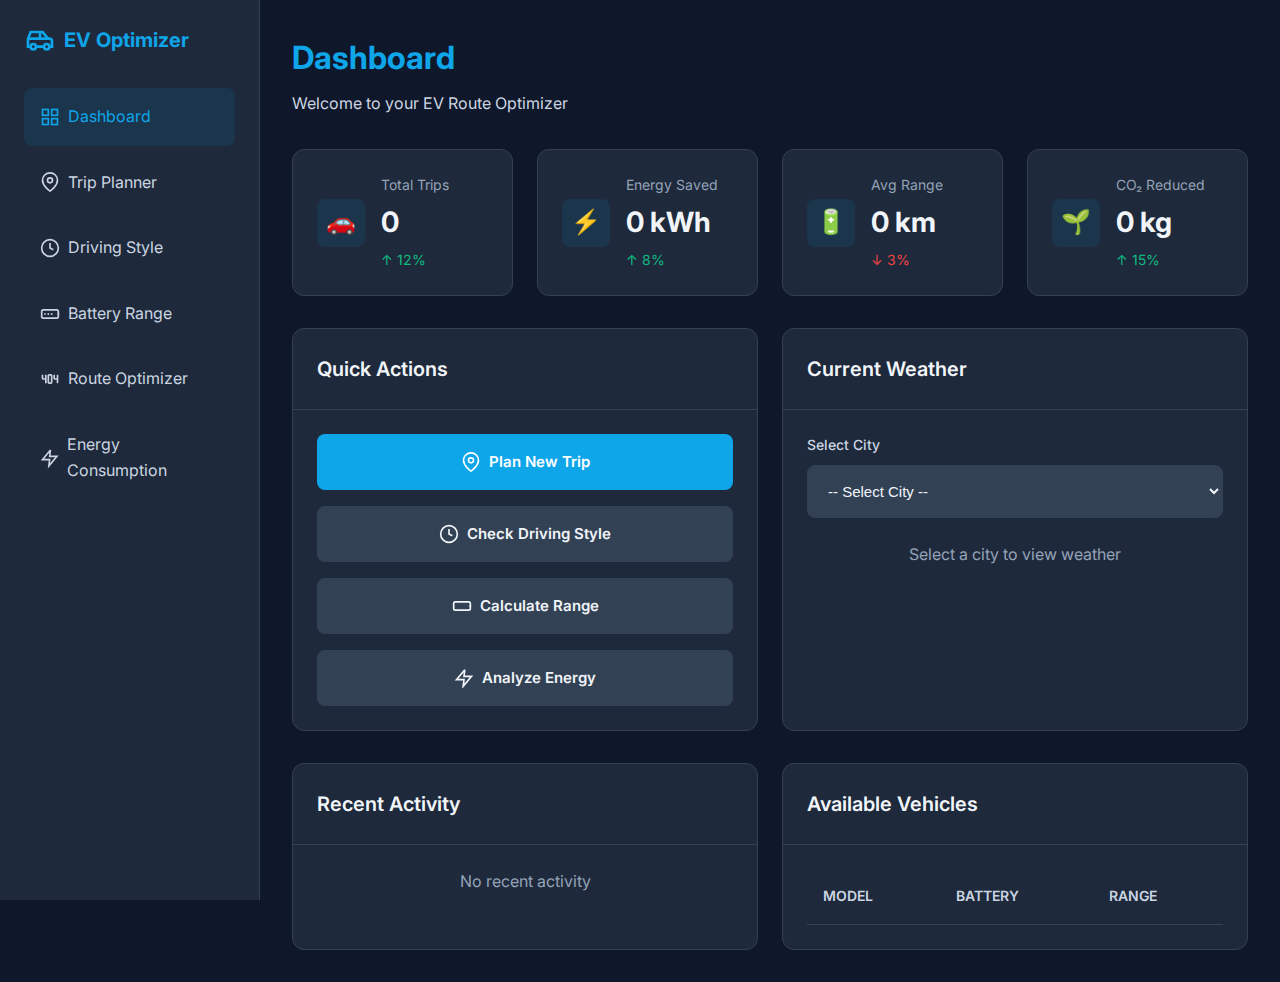
<file: UI/index.html>
<!DOCTYPE html>
<html lang="en">

<head>
    <meta charset="UTF-8">
    <meta name="viewport" content="width=device-width, initial-scale=1.0">
    <title>EV Route Optimizer - Dashboard</title>
    <link rel="stylesheet" href="css/style.css">
    <link rel="preconnect" href="https://fonts.googleapis.com">
    <link rel="preconnect" href="https://fonts.gstatic.com" crossorigin>
    <link href="https://fonts.googleapis.com/css2?family=Inter:wght@400;500;600;700&display=swap" rel="stylesheet">
</head>

<body>
    <!-- Sidebar -->
    <aside class="sidebar" id="sidebar">
        <div class="sidebar-brand">
            <svg width="32" height="32" viewBox="0 0 24 24" fill="none" stroke="currentColor" stroke-width="2">
                <path d="M7 17m-2 0a2 2 0 1 0 4 0a2 2 0 1 0 -4 0"></path>
                <path d="M17 17m-2 0a2 2 0 1 0 4 0a2 2 0 1 0 -4 0"></path>
                <path d="M5 17h-2v-6l2 -5h9l4 5h1a2 2 0 0 1 2 2v4h-2m-4 0h-6m-6 -6h15m-6 0v-5"></path>
            </svg>
            <span>EV Optimizer</span>
        </div>

        <nav>
            <ul class="sidebar-nav">
                <li class="sidebar-nav-item">
                    <a href="index.html" class="sidebar-nav-link active">
                        <svg viewBox="0 0 24 24" fill="none" stroke="currentColor" stroke-width="2">
                            <rect x="3" y="3" width="7" height="7"></rect>
                            <rect x="14" y="3" width="7" height="7"></rect>
                            <rect x="14" y="14" width="7" height="7"></rect>
                            <rect x="3" y="14" width="7" height="7"></rect>
                        </svg>
                        <span>Dashboard</span>
                    </a>
                </li>
                <li class="sidebar-nav-item">
                    <a href="pages/trip-planner.html" class="sidebar-nav-link">
                        <svg viewBox="0 0 24 24" fill="none" stroke="currentColor" stroke-width="2">
                            <path d="M21 10c0 7-9 13-9 13s-9-6-9-13a9 9 0 0 1 18 0z"></path>
                            <circle cx="12" cy="10" r="3"></circle>
                        </svg>
                        <span>Trip Planner</span>
                    </a>
                </li>
                <li class="sidebar-nav-item">
                    <a href="pages/driving-style.html" class="sidebar-nav-link">
                        <svg viewBox="0 0 24 24" fill="none" stroke="currentColor" stroke-width="2">
                            <circle cx="12" cy="12" r="10"></circle>
                            <polyline points="12 6 12 12 16 14"></polyline>
                        </svg>
                        <span>Driving Style</span>
                    </a>
                </li>
                <li class="sidebar-nav-item">
                    <a href="pages/battery-range.html" class="sidebar-nav-link">
                        <svg viewBox="0 0 24 24" fill="none" stroke="currentColor" stroke-width="2">
                            <rect x="2" y="7" width="20" height="10" rx="2"></rect>
                            <line x1="22" y1="11" x2="22" y2="13"></line>
                            <line x1="6" y1="11" x2="6" y2="13"></line>
                            <line x1="10" y1="11" x2="10" y2="13"></line>
                            <line x1="14" y1="11" x2="14" y2="13"></line>
                        </svg>
                        <span>Battery Range</span>
                    </a>
                </li>
                <li class="sidebar-nav-item">
                    <a href="pages/route-optimizer.html" class="sidebar-nav-link">
                        <svg viewBox="0 0 24 24" fill="none" stroke="currentColor" stroke-width="2">
                            <path d="M3 7v4a1 1 0 0 0 1 1h3"></path>
                            <path d="M7 7v10"></path>
                            <path d="M10 8v8a1 1 0 0 0 1 1h2a1 1 0 0 0 1 -1v-8a1 1 0 0 0 -1 -1h-2a1 1 0 0 0 -1 1z"></path>
                            <path d="M17 7v4a1 1 0 0 0 1 1h3"></path>
                            <path d="M21 7v10"></path>
                        </svg>
                        <span>Route Optimizer</span>
                    </a>
                </li>
                <li class="sidebar-nav-item">
                    <a href="pages/energy-consumption.html" class="sidebar-nav-link">
                        <svg viewBox="0 0 24 24" fill="none" stroke="currentColor" stroke-width="2">
                            <polyline points="13 2 3 14 12 14 11 22 21 10 12 10 13 2"></polyline>
                        </svg>
                        <span>Energy Consumption</span>
                    </a>
                </li>
            </ul>
        </nav>
    </aside>

    <!-- Main Content -->
    <main class="main-content">
        <!-- Header -->
        <header class="mb-4">
            <div class="flex justify-between items-center">
                <div>
                    <h1 class="text-primary" style="font-size: 2rem; margin-bottom: 0.5rem;">Dashboard</h1>
                    <p class="text-secondary">Welcome to your EV Route Optimizer</p>
                </div>
                <button class="menu-toggle" onclick="toggleSidebar()">☰</button>
            </div>
        </header>

        <!-- Alert Containers -->
        <div id="error-container"></div>
        <div id="success-container"></div>

        <!-- Stats Grid -->
        <div class="grid grid-cols-4 mb-4">
            <div class="stat-card">
                <div class="stat-icon">🚗</div>
                <div class="stat-content">
                    <div class="stat-label">Total Trips</div>
                    <div class="stat-value" id="total-trips">0</div>
                    <div class="stat-trend positive">↑ 12%</div>
                </div>
            </div>

            <div class="stat-card">
                <div class="stat-icon">⚡</div>
                <div class="stat-content">
                    <div class="stat-label">Energy Saved</div>
                    <div class="stat-value" id="energy-saved">0 kWh</div>
                    <div class="stat-trend positive">↑ 8%</div>
                </div>
            </div>

            <div class="stat-card">
                <div class="stat-icon">🔋</div>
                <div class="stat-content">
                    <div class="stat-label">Avg Range</div>
                    <div class="stat-value" id="avg-range">0 km</div>
                    <div class="stat-trend negative">↓ 3%</div>
                </div>
            </div>

            <div class="stat-card">
                <div class="stat-icon">🌱</div>
                <div class="stat-content">
                    <div class="stat-label">CO₂ Reduced</div>
                    <div class="stat-value" id="co2-reduced">0 kg</div>
                    <div class="stat-trend positive">↑ 15%</div>
                </div>
            </div>
        </div>

        <!-- Quick Actions & Weather -->
        <div class="grid grid-cols-2 mb-4">
            <!-- Quick Actions -->
            <div class="card">
                <div class="card-header">
                    <h3>Quick Actions</h3>
                </div>
                <div class="card-body">
                    <div class="grid gap-2">
                        <a href="pages/trip-planner.html" class="btn btn-primary btn-block">
                            <svg width="20" height="20" viewBox="0 0 24 24" fill="none" stroke="currentColor" stroke-width="2">
                                <path d="M21 10c0 7-9 13-9 13s-9-6-9-13a9 9 0 0 1 18 0z"></path>
                                <circle cx="12" cy="10" r="3"></circle>
                            </svg> Plan New Trip
                        </a>
                        <a href="pages/driving-style.html" class="btn btn-secondary btn-block">
                            <svg width="20" height="20" viewBox="0 0 24 24" fill="none" stroke="currentColor" stroke-width="2">
                                <circle cx="12" cy="12" r="10"></circle>
                                <polyline points="12 6 12 12 16 14"></polyline>
                            </svg> Check Driving Style
                        </a>
                        <a href="pages/battery-range.html" class="btn btn-secondary btn-block">
                            <svg width="20" height="20" viewBox="0 0 24 24" fill="none" stroke="currentColor" stroke-width="2">
                                <rect x="2" y="7" width="20" height="10" rx="2"></rect>
                                <line x1="22" y1="11" x2="22" y2="13"></line>
                            </svg> Calculate Range
                        </a>
                        <a href="pages/energy-consumption.html" class="btn btn-secondary btn-block">
                            <svg width="20" height="20" viewBox="0 0 24 24" fill="none" stroke="currentColor" stroke-width="2">
                                <polyline points="13 2 3 14 12 14 11 22 21 10 12 10 13 2"></polyline>
                            </svg> Analyze Energy
                        </a>
                    </div>
                </div>
            </div>

            <!-- Weather Widget -->
            <div class="card">
                <div class="card-header">
                    <h3>Current Weather</h3>
                </div>
                <div class="card-body">
                    <div class="form-group">
                        <label class="form-label">Select City</label>
                        <select id="city-select" class="form-select" onchange="loadWeather()">
                            <option value="">-- Select City --</option>
                        </select>
                    </div>
                    <div id="weather-display" class="mt-3">
                        <p class="text-muted text-center">Select a city to view weather</p>
                    </div>
                </div>
            </div>
        </div>

        <!-- Recent Activity & Vehicle Info -->
        <div class="grid grid-cols-2">
            <!-- Recent Trips -->
            <div class="card">
                <div class="card-header">
                    <h3>Recent Activity</h3>
                </div>
                <div class="card-body">
                    <div id="recent-activity">
                        <p class="text-muted text-center">No recent activity</p>
                    </div>
                </div>
            </div>

            <!-- Vehicle Models Info -->
            <div class="card">
                <div class="card-header">
                    <h3>Available Vehicles</h3>
                </div>
                <div class="card-body">
                    <div class="table-container">
                        <table>
                            <thead>
                                <tr>
                                    <th>Model</th>
                                    <th>Battery</th>
                                    <th>Range</th>
                                </tr>
                            </thead>
                            <tbody id="vehicle-table">
                                <!-- Populated by JavaScript -->
                            </tbody>
                        </table>
                    </div>
                </div>
            </div>
        </div>
    </main>

    <!-- Scripts -->
    <script src="js/constants.js"></script>
    <script src="js/api.js"></script>
    <script src="js/utils.js"></script>
    <script>
        // Initialize Dashboard
        document.addEventListener('DOMContentLoaded', function() {
            initializeDashboard();
        });

        function initializeDashboard() {
            // Populate city dropdown
            populateSelect('city-select', SRI_LANKAN_CITIES, 'name', 'name');

            // Populate vehicle table
            populateVehicleTable();

            // Load stats from storage
            loadDashboardStats();

            // Load recent activity
            loadRecentActivity();
        }

        function populateVehicleTable() {
            const tbody = document.getElementById('vehicle-table');
            tbody.innerHTML = '';

            VEHICLE_MODELS.forEach(vehicle => {
                const row = document.createElement('tr');
                row.innerHTML = `
                    <td>${vehicle.name}</td>
                    <td>${vehicle.batteryCapacity} kWh</td>
                    <td>${vehicle.range} km</td>
                `;
                tbody.appendChild(row);
            });
        }

        async function loadWeather() {
            const citySelect = document.getElementById('city-select');
            const cityName = citySelect.value;

            if (!cityName) {
                document.getElementById('weather-display').innerHTML =
                    '<p class="text-muted text-center">Select a city to view weather</p>';
                return;
            }

            const coords = getCityCoordinates(cityName);
            if (!coords) return;

            showLoading('weather-display');

            try {
                const weatherData = await weatherAPI.getWeather(coords.lat, coords.lon);
                displayWeather(weatherData, cityName);
            } catch (error) {
                document.getElementById('weather-display').innerHTML =
                    `<p class="text-danger">Failed to load weather: ${error.message}</p>`;
            }
        }

        function displayWeather(data, cityName) {
            const weatherDiv = document.getElementById('weather-display');
            const temp = data.main ? .temp || 'N/A';
            const description = data.weather ? .[0] ? .description || 'N/A';
            const humidity = data.main ? .humidity || 'N/A';
            const windSpeed = data.wind ? .speed || 'N/A';

            weatherDiv.innerHTML = `
                <div>
                    <div class="flex items-center justify-between mb-2">
                        <div>
                            <h4 style="font-size: 2rem; margin: 0;">${temp}°C</h4>
                            <p class="text-muted" style="text-transform: capitalize;">${description}</p>
                        </div>
                        <div class="text-right">
                            <p class="text-muted">💧 ${humidity}%</p>
                            <p class="text-muted">💨 ${windSpeed} m/s</p>
                        </div>
                    </div>
                    <p class="text-secondary mt-2">📍 ${cityName}</p>
                </div>
            `;
        }

        function loadDashboardStats() {
            // Load stats from localStorage
            const trips = getFromStorage('trips') || [];
            document.getElementById('total-trips').textContent = trips.length;

            // Calculate total energy saved
            const totalEnergy = trips.reduce((sum, trip) => sum + (trip.energySaved || 0), 0);
            document.getElementById('energy-saved').textContent = formatEnergy(totalEnergy);

            // Calculate average range
            const avgRange = trips.length > 0 ?
                trips.reduce((sum, trip) => sum + (trip.range || 0), 0) / trips.length :
                0;
            document.getElementById('avg-range').textContent = formatDistance(avgRange);

            // Calculate CO2 reduced (1 kWh saved = ~0.5 kg CO2)
            const co2Reduced = totalEnergy * 0.5;
            document.getElementById('co2-reduced').textContent = `${formatNumber(co2Reduced, 0)} kg`;
        }

        function loadRecentActivity() {
            const activityDiv = document.getElementById('recent-activity');
            const trips = getFromStorage('trips') || [];

            if (trips.length === 0) {
                activityDiv.innerHTML = '<p class="text-muted text-center">No recent activity</p>';
                return;
            }

            // Show last 5 trips
            const recentTrips = trips.slice(-5).reverse();
            activityDiv.innerHTML = recentTrips.map(trip => `
                <div class="flex justify-between items-center mb-2" style="padding: 0.75rem; background: var(--bg-tertiary); border-radius: var(--radius-md);">
                    <div>
                        <p style="margin: 0; font-weight: 500;">${trip.route || 'Trip'}</p>
                        <p class="text-muted" style="margin: 0; font-size: 0.875rem;">${trip.date || 'Recent'}</p>
                    </div>
                    <div class="text-right">
                        <p style="margin: 0; color: var(--primary);">${trip.distance || '0'} km</p>
                        <p class="text-muted" style="margin: 0; font-size: 0.875rem;">${trip.energy || '0'} kWh</p>
                    </div>
                </div>
            `).join('');
        }

        function toggleSidebar() {
            document.getElementById('sidebar').classList.toggle('active');
        }
    </script>
</body>

</html>
</file>
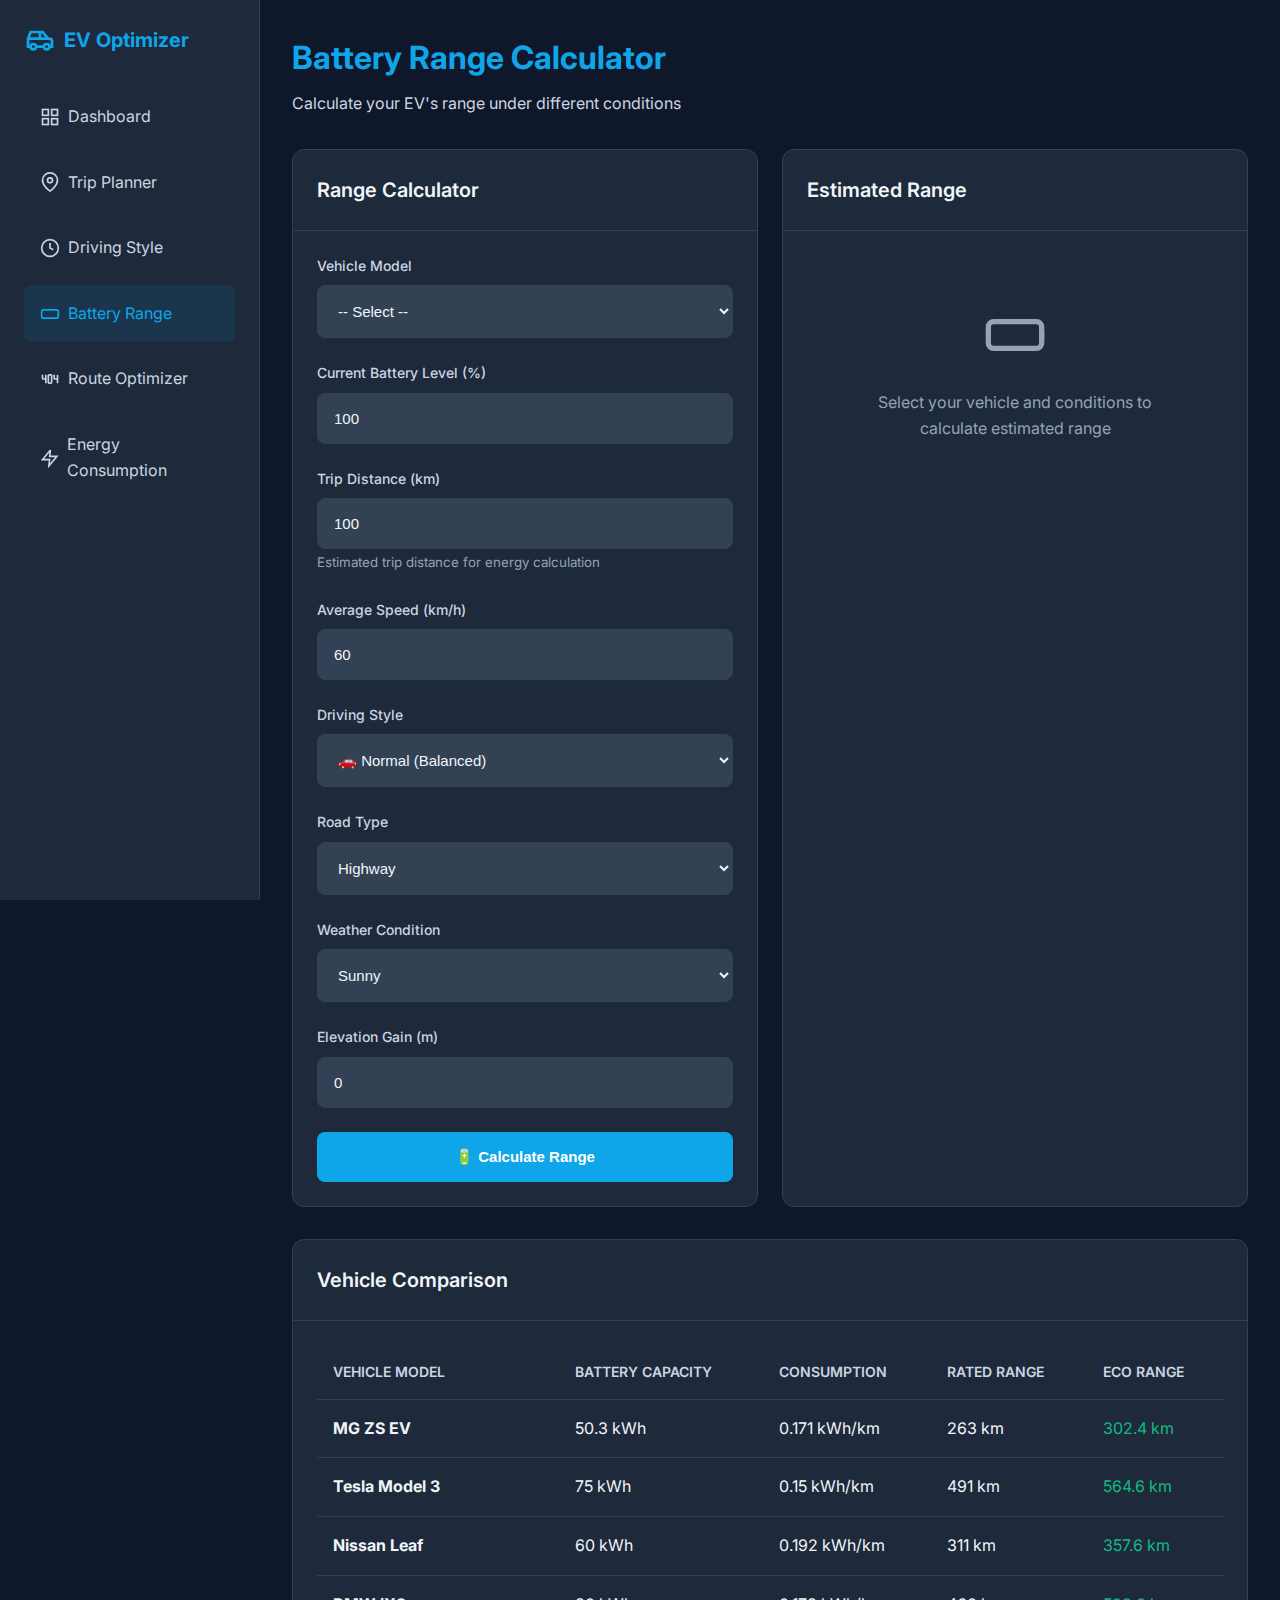
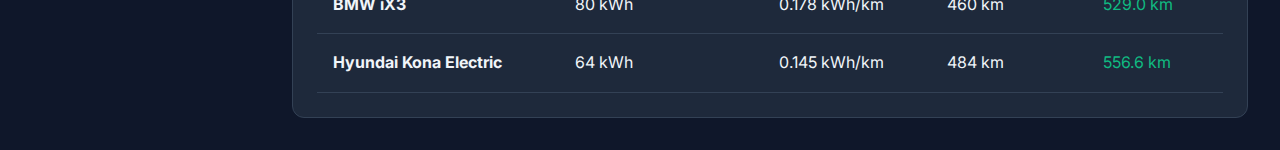
<file: UI/pages/battery-range.html>
<!DOCTYPE html>
<html lang="en">

<head>
    <meta charset="UTF-8">
    <meta name="viewport" content="width=device-width, initial-scale=1.0">
    <title>Battery Range Calculator - EV Route Optimizer</title>
    <link rel="stylesheet" href="../css/style.css">
    <link href="https://fonts.googleapis.com/css2?family=Inter:wght@400;500;600;700&display=swap" rel="stylesheet">
</head>

<body>
    <!-- Sidebar (same as other pages) -->
    <aside class="sidebar" id="sidebar">
        <div class="sidebar-brand">
            <svg width="32" height="32" viewBox="0 0 24 24" fill="none" stroke="currentColor" stroke-width="2">
                <path d="M7 17m-2 0a2 2 0 1 0 4 0a2 2 0 1 0 -4 0"></path>
                <path d="M17 17m-2 0a2 2 0 1 0 4 0a2 2 0 1 0 -4 0"></path>
                <path d="M5 17h-2v-6l2 -5h9l4 5h1a2 2 0 0 1 2 2v4h-2m-4 0h-6m-6 -6h15m-6 0v-5"></path>
            </svg>
            <span>EV Optimizer</span>
        </div>

        <nav>
            <ul class="sidebar-nav">
                <li class="sidebar-nav-item">
                    <a href="../index.html" class="sidebar-nav-link">
                        <svg viewBox="0 0 24 24" fill="none" stroke="currentColor" stroke-width="2">
                            <rect x="3" y="3" width="7" height="7"></rect>
                            <rect x="14" y="3" width="7" height="7"></rect>
                            <rect x="14" y="14" width="7" height="7"></rect>
                            <rect x="3" y="14" width="7" height="7"></rect>
                        </svg>
                        <span>Dashboard</span>
                    </a>
                </li>
                <li class="sidebar-nav-item">
                    <a href="trip-planner.html" class="sidebar-nav-link">
                        <svg viewBox="0 0 24 24" fill="none" stroke="currentColor" stroke-width="2">
                            <path d="M21 10c0 7-9 13-9 13s-9-6-9-13a9 9 0 0 1 18 0z"></path>
                            <circle cx="12" cy="10" r="3"></circle>
                        </svg>
                        <span>Trip Planner</span>
                    </a>
                </li>
                <li class="sidebar-nav-item">
                    <a href="driving-style.html" class="sidebar-nav-link">
                        <svg viewBox="0 0 24 24" fill="none" stroke="currentColor" stroke-width="2">
                            <circle cx="12" cy="12" r="10"></circle>
                            <polyline points="12 6 12 12 16 14"></polyline>
                        </svg>
                        <span>Driving Style</span>
                    </a>
                </li>
                <li class="sidebar-nav-item">
                    <a href="battery-range.html" class="sidebar-nav-link active">
                        <svg viewBox="0 0 24 24" fill="none" stroke="currentColor" stroke-width="2">
                            <rect x="2" y="7" width="20" height="10" rx="2"></rect>
                            <line x1="22" y1="11" x2="22" y2="13"></line>
                        </svg>
                        <span>Battery Range</span>
                    </a>
                </li>
                <li class="sidebar-nav-item">
                    <a href="route-optimizer.html" class="sidebar-nav-link">
                        <svg viewBox="0 0 24 24" fill="none" stroke="currentColor" stroke-width="2">
                            <path d="M3 7v4a1 1 0 0 0 1 1h3"></path>
                            <path d="M7 7v10"></path>
                            <path d="M10 8v8a1 1 0 0 0 1 1h2a1 1 0 0 0 1 -1v-8a1 1 0 0 0 -1 -1h-2a1 1 0 0 0 -1 1z"></path>
                            <path d="M17 7v4a1 1 0 0 0 1 1h3"></path>
                            <path d="M21 7v10"></path>
                        </svg>
                        <span>Route Optimizer</span>
                    </a>
                </li>
                <li class="sidebar-nav-item">
                    <a href="energy-consumption.html" class="sidebar-nav-link">
                        <svg viewBox="0 0 24 24" fill="none" stroke="currentColor" stroke-width="2">
                            <polyline points="13 2 3 14 12 14 11 22 21 10 12 10 13 2"></polyline>
                        </svg>
                        <span>Energy Consumption</span>
                    </a>
                </li>
            </ul>
        </nav>
    </aside>

    <!-- Main Content -->
    <main class="main-content">
        <header class="mb-4">
            <div class="flex justify-between items-center">
                <div>
                    <h1 class="text-primary" style="font-size: 2rem; margin-bottom: 0.5rem;">Battery Range Calculator</h1>
                    <p class="text-secondary">Calculate your EV's range under different conditions</p>
                </div>
                <button class="menu-toggle" onclick="toggleSidebar()">☰</button>
            </div>
        </header>

        <div id="error-container"></div>
        <div id="success-container"></div>

        <div class="grid grid-cols-2">
            <!-- Calculator Form -->
            <div class="card">
                <div class="card-header">
                    <h3>Range Calculator</h3>
                </div>
                <div class="card-body">
                    <form id="range-form" onsubmit="calculateRange(event)">
                        <div class="form-group">
                            <label class="form-label">Vehicle Model</label>
                            <select id="vehicle-select" class="form-select" onchange="updateVehicleInfo()" required>
                                <option value="">-- Select Vehicle --</option>
                            </select>
                        </div>

                        <div id="vehicle-info" class="card mb-3" style="display: none;">
                            <div class="card-body">
                                <div class="grid grid-cols-2 gap-2">
                                    <div>
                                        <p class="text-muted" style="margin: 0; font-size: 0.875rem;">Battery Capacity</p>
                                        <p id="battery-capacity" style="margin: 0; font-weight: 600;">-- kWh</p>
                                    </div>
                                    <div>
                                        <p class="text-muted" style="margin: 0; font-size: 0.875rem;">Rated Range</p>
                                        <p id="rated-range" style="margin: 0; font-weight: 600;">-- km</p>
                                    </div>
                                </div>
                            </div>
                        </div>

                        <div class="form-group">
                            <label class="form-label">Current Battery Level (%)</label>
                            <input type="number" id="battery-level" class="form-control" min="0" max="100" value="100" required>
                        </div>

                        <div class="form-group">
                            <label class="form-label">Trip Distance (km)</label>
                            <input type="number" id="trip-distance" class="form-control" min="1" max="500" value="100" required>
                            <small class="text-muted">Estimated trip distance for energy calculation</small>
                        </div>

                        <div class="form-group">
                            <label class="form-label">Average Speed (km/h)</label>
                            <input type="number" id="avg-speed" class="form-control" min="1" max="200" value="60" required>
                        </div>

                        <div class="form-group">
                            <label class="form-label">Driving Style</label>
                            <select id="driving-style" class="form-select" required>
                                <option value="Eco">🌱 Eco (Best Range)</option>
                                <option value="Normal" selected>🚗 Normal (Balanced)</option>
                                <option value="Aggressive">🏎️ Aggressive (Reduced Range)</option>
                            </select>
                        </div>

                        <div class="form-group">
                            <label class="form-label">Road Type</label>
                            <select id="road-type" class="form-select" required>
                                <option value="city">City</option>
                                <option value="highway" selected>Highway</option>
                                <option value="rural">Rural</option>
                                <option value="coastal">Coastal</option>
                            </select>
                        </div>

                        <div class="form-group">
                            <label class="form-label">Weather Condition</label>
                            <select id="weather" class="form-select" required>
                                <option value="sunny" selected>Sunny</option>
                                <option value="clear">Clear</option>
                                <option value="cloudy">Cloudy</option>
                                <option value="light_rain">Light Rain</option>
                                <option value="heavy_rain">Heavy Rain</option>
                                <option value="monsoon">Monsoon</option>
                            </select>
                        </div>

                        <div class="form-group">
                            <label class="form-label">Elevation Gain (m)</label>
                            <input type="number" id="elevation" class="form-control" min="0" max="2000" value="0" required>
                        </div>

                        <button type="submit" class="btn btn-primary btn-block">
                            🔋 Calculate Range
                        </button>
                    </form>
                </div>
            </div>

            <!-- Results -->
            <div class="card">
                <div class="card-header">
                    <h3>Estimated Range</h3>
                </div>
                <div class="card-body">
                    <div id="range-results">
                        <div class="text-center text-muted" style="padding: 3rem;">
                            <svg width="64" height="64" viewBox="0 0 24 24" fill="none" stroke="currentColor" stroke-width="2" style="margin: 0 auto 1rem;">
                                <rect x="2" y="7" width="20" height="10" rx="2"></rect>
                                <line x1="22" y1="11" x2="22" y2="13"></line>
                            </svg>
                            <p>Select your vehicle and conditions to calculate estimated range</p>
                        </div>
                    </div>
                </div>
            </div>
        </div>

        <!-- Range Comparison Table -->
        <div class="card mt-4">
            <div class="card-header">
                <h3>Vehicle Comparison</h3>
            </div>
            <div class="card-body">
                <div class="table-container">
                    <table>
                        <thead>
                            <tr>
                                <th>Vehicle Model</th>
                                <th>Battery Capacity</th>
                                <th>Consumption</th>
                                <th>Rated Range</th>
                                <th>Eco Range</th>
                            </tr>
                        </thead>
                        <tbody id="comparison-table">
                            <!-- Populated by JavaScript -->
                        </tbody>
                    </table>
                </div>
            </div>
        </div>
    </main>

    <script src="../js/constants.js"></script>
    <script src="../js/api.js"></script>
    <script src="../js/utils.js"></script>
    <script>
        let selectedVehicle = null;

        document.addEventListener('DOMContentLoaded', function() {
            populateSelect('vehicle-select', VEHICLE_MODELS, 'name', 'name');
            populateComparisonTable();
        });

        function updateVehicleInfo() {
            const vehicleName = document.getElementById('vehicle-select').value;
            selectedVehicle = VEHICLE_MODELS.find(v => v.name === vehicleName);

            if (selectedVehicle) {
                document.getElementById('vehicle-info').style.display = 'block';
                document.getElementById('battery-capacity').textContent = selectedVehicle.batteryCapacity + ' kWh';
                document.getElementById('rated-range').textContent = selectedVehicle.range + ' km';
            } else {
                document.getElementById('vehicle-info').style.display = 'none';
            }
        }

        async function calculateRange(event) {
            event.preventDefault();

            if (!selectedVehicle) {
                showError('Please select a vehicle');
                return;
            }

            const batteryLevel = parseFloat(document.getElementById('battery-level').value);
            const tripDistance = parseFloat(document.getElementById('trip-distance').value);
            const avgSpeed = parseFloat(document.getElementById('avg-speed').value);
            const drivingStyle = document.getElementById('driving-style').value;
            const roadType = document.getElementById('road-type').value;
            const weather = document.getElementById('weather').value;
            const elevation = parseFloat(document.getElementById('elevation').value);

            try {
                showLoading('range-results');

                // Step 1: Get energy efficiency from energy prediction API
                const energyData = {
                    distance_km: tripDistance,
                    driving_style: drivingStyle,
                    road_type: roadType,
                    weather: weather,
                    elevation_gain_m: elevation,
                    avg_speed: avgSpeed
                };

                const energyResult = await energyAPI.predictConsumption(energyData);

                if (!energyResult.success) {
                    throw new Error(energyResult.error || 'Energy prediction failed');
                }

                // Step 2: Use battery range API with the predicted efficiency
                const batteryData = {
                    battery_capacity_kWh: selectedVehicle.batteryCapacity,
                    battery_percent: batteryLevel,
                    efficiency_kWh_per_km: energyResult.efficiency_kWh_per_km
                };

                const rangeResult = await batteryAPI.predictRange(batteryData);

                if (!rangeResult.success) {
                    throw new Error(rangeResult.error || 'Range prediction failed');
                }

                const estimatedRange = rangeResult.predicted_range_km;
                const baseRange = selectedVehicle.range * (batteryLevel / 100);

                displayResults({
                    estimatedRange,
                    baseRange,
                    theoreticalRange: rangeResult.theoretical_range_km,
                    availableEnergy: rangeResult.available_energy_kWh,
                    batteryLevel,
                    drivingStyle,
                    roadType,
                    weather,
                    elevation,
                    efficiency: energyResult.efficiency_kWh_per_km,
                    energyResult,
                    rangeResult
                });

                showSuccess('Range predicted by AI models');

            } catch (error) {
                console.error('Range calculation error:', error);
                showError('Failed to calculate range: ' + error.message);
                document.getElementById('range-results').innerHTML =
                    `<div class="card"><div class="card-body"><p class="text-danger">Error: ${error.message}</p></div></div>`;
            }
        }

        function displayResults(data) {
            const resultsDiv = document.getElementById('range-results');

            // Calculate impact percentage (difference from base range)
            const impactPercent = ((data.estimatedRange - data.baseRange) / data.baseRange * 100).toFixed(0);

            resultsDiv.innerHTML = `
                <div style="text-align: center; padding: 1rem;">
                    <div style="font-size: 4rem; margin-bottom: 1rem;">🔋</div>
                    <h2 style="color: var(--primary); margin-bottom: 0.5rem;">${formatDistance(data.estimatedRange)}</h2>
                    <p class="text-secondary">AI Predicted Range</p>

                    <div style="margin: 2rem 0;">
                        <div class="progress" style="height: 12px;">
                            <div class="progress-bar" style="width: ${(data.estimatedRange / selectedVehicle.range) * 100}%;"></div>
                        </div>
                        <div class="flex justify-between mt-1 text-muted" style="font-size: 0.875rem;">
                            <span>0 km</span>
                            <span>${selectedVehicle.range} km (Rated)</span>
                        </div>
                    </div>

                    <div class="grid grid-cols-2 gap-2">
                        <div class="card">
                            <div class="card-body">
                                <p class="text-muted mb-1">Base Range (${data.batteryLevel}%)</p>
                                <h3 style="margin: 0;">${formatDistance(data.baseRange)}</h3>
                            </div>
                        </div>
                        <div class="card">
                            <div class="card-body">
                                <p class="text-muted mb-1">Available Energy</p>
                                <h3 style="margin: 0;">${data.availableEnergy.toFixed(1)} kWh</h3>
                            </div>
                        </div>
                        <div class="card">
                            <div class="card-body">
                                <p class="text-muted mb-1">Efficiency (AI)</p>
                                <h3 style="margin: 0;">${data.efficiency.toFixed(3)} kWh/km</h3>
                            </div>
                        </div>
                        <div class="card">
                            <div class="card-body">
                                <p class="text-muted mb-1">Theoretical Range</p>
                                <h3 style="margin: 0;">${formatDistance(data.theoreticalRange)}</h3>
                            </div>
                        </div>
                    </div>

                    <div class="card mt-3">
                        <div class="card-body">
                            <p class="text-muted mb-2"><strong>🤖 AI Analysis Factors:</strong></p>
                            <div class="grid gap-2">
                                <div class="flex justify-between items-center">
                                    <span>Driving Style</span>
                                    <strong>${data.drivingStyle}</strong>
                                </div>
                                <div class="flex justify-between items-center">
                                    <span>Road Type</span>
                                    <strong>${data.roadType}</strong>
                                </div>
                                <div class="flex justify-between items-center">
                                    <span>Weather</span>
                                    <strong>${data.weather}</strong>
                                </div>
                                <div class="flex justify-between items-center">
                                    <span>Elevation Gain</span>
                                    <strong>${data.elevation} m</strong>
                                </div>
                                <div class="flex justify-between items-center">
                                    <span>AI Impact on Range</span>
                                    <strong class="${impactPercent >= 0 ? 'text-success' : 'text-danger'}">
                                        ${impactPercent > 0 ? '+' : ''}${impactPercent}%
                                    </strong>
                                </div>
                            </div>
                        </div>
                    </div>

                    ${getRecommendations(data)}
                </div>
            `;
        }

        function getRecommendations(data) {
            const recs = [];

            if (data.drivingStyle === 'Aggressive') {
                recs.push('🌱 Switch to Eco mode for better range');
            }
            if (data.elevation > 500) {
                recs.push('⛰️ High elevation reduces range - plan charging stops');
            }
            if (data.weather === 'heavy_rain' || data.weather === 'monsoon') {
                recs.push('🌧️ Bad weather affects range - drive carefully');
            }
            if (data.roadType === 'city') {
                recs.push('🏙️ City driving uses more energy - highway is more efficient');
            }
            if (data.batteryLevel < 30) {
                recs.push('⚡ Charge before long trips for optimal range');
            }

            if (recs.length === 0) {
                recs.push('✅ Conditions are optimal for maximum range');
            }

            return `
                <div class="card mt-3">
                    <div class="card-body text-left">
                        <p class="text-muted mb-2"><strong>💡 Tips to Improve Range:</strong></p>
                        <ul style="margin: 0; padding-left: 1.5rem;">
                            ${recs.map(r => `<li>${r}</li>`).join('')}
                        </ul>
                    </div>
                </div>
            `;
        }

        function populateComparisonTable() {
            const tbody = document.getElementById('comparison-table');
            tbody.innerHTML = '';

            VEHICLE_MODELS.forEach(vehicle => {
                const ecoRange = vehicle.range * 1.15;
                const row = document.createElement('tr');
                row.innerHTML = `
                    <td><strong>${vehicle.name}</strong></td>
                    <td>${vehicle.batteryCapacity} kWh</td>
                    <td>${vehicle.consumption} kWh/km</td>
                    <td>${vehicle.range} km</td>
                    <td class="text-success">${formatDistance(ecoRange)}</td>
                `;
                tbody.appendChild(row);
            });
        }

        function toggleSidebar() {
            document.getElementById('sidebar').classList.toggle('active');
        }
    </script>
</body>

</html>
</file>
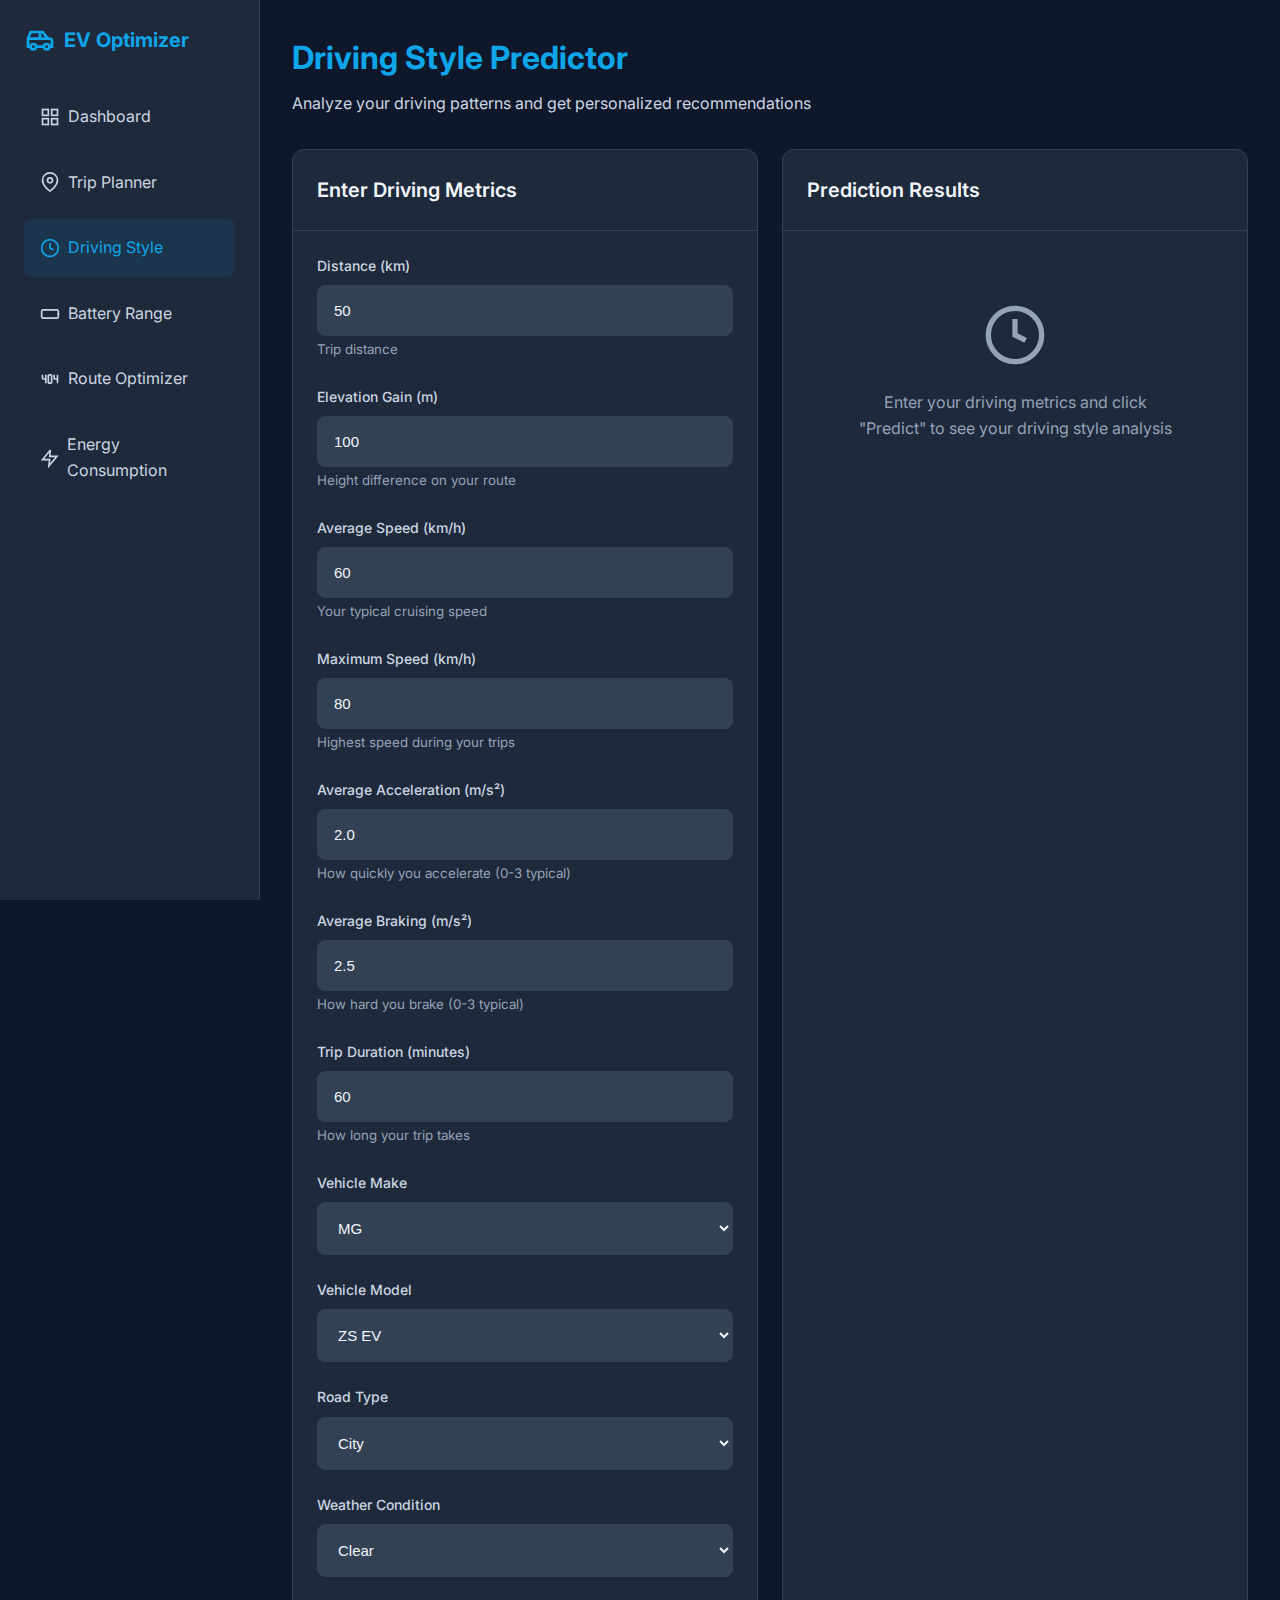
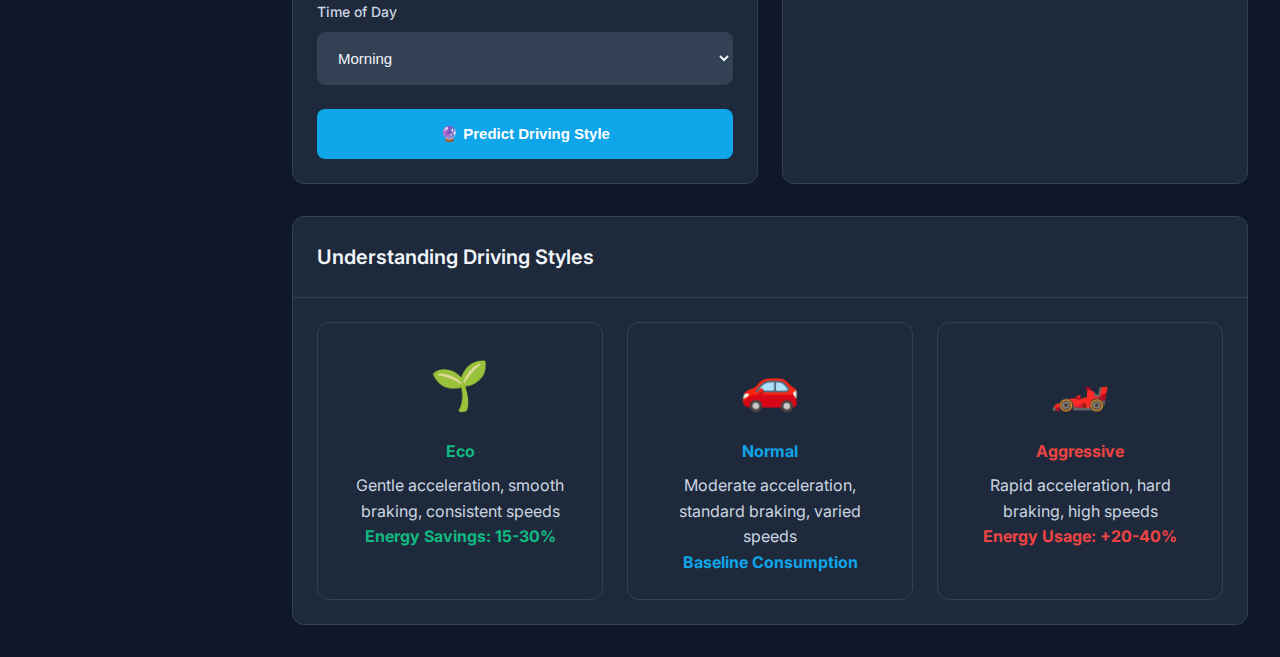
<file: UI/pages/driving-style.html>
<!DOCTYPE html>
<html lang="en">

<head>
    <meta charset="UTF-8">
    <meta name="viewport" content="width=device-width, initial-scale=1.0">
    <title>Driving Style Predictor - EV Route Optimizer</title>
    <link rel="stylesheet" href="../css/style.css">
    <link href="https://fonts.googleapis.com/css2?family=Inter:wght@400;500;600;700&display=swap" rel="stylesheet">
</head>

<body>
    <!-- Sidebar -->
    <aside class="sidebar" id="sidebar">
        <div class="sidebar-brand">
            <svg width="32" height="32" viewBox="0 0 24 24" fill="none" stroke="currentColor" stroke-width="2">
                <path d="M7 17m-2 0a2 2 0 1 0 4 0a2 2 0 1 0 -4 0"></path>
                <path d="M17 17m-2 0a2 2 0 1 0 4 0a2 2 0 1 0 -4 0"></path>
                <path d="M5 17h-2v-6l2 -5h9l4 5h1a2 2 0 0 1 2 2v4h-2m-4 0h-6m-6 -6h15m-6 0v-5"></path>
            </svg>
            <span>EV Optimizer</span>
        </div>

        <nav>
            <ul class="sidebar-nav">
                <li class="sidebar-nav-item">
                    <a href="../index.html" class="sidebar-nav-link">
                        <svg viewBox="0 0 24 24" fill="none" stroke="currentColor" stroke-width="2">
                            <rect x="3" y="3" width="7" height="7"></rect>
                            <rect x="14" y="3" width="7" height="7"></rect>
                            <rect x="14" y="14" width="7" height="7"></rect>
                            <rect x="3" y="14" width="7" height="7"></rect>
                        </svg>
                        <span>Dashboard</span>
                    </a>
                </li>
                <li class="sidebar-nav-item">
                    <a href="trip-planner.html" class="sidebar-nav-link">
                        <svg viewBox="0 0 24 24" fill="none" stroke="currentColor" stroke-width="2">
                            <path d="M21 10c0 7-9 13-9 13s-9-6-9-13a9 9 0 0 1 18 0z"></path>
                            <circle cx="12" cy="10" r="3"></circle>
                        </svg>
                        <span>Trip Planner</span>
                    </a>
                </li>
                <li class="sidebar-nav-item">
                    <a href="driving-style.html" class="sidebar-nav-link active">
                        <svg viewBox="0 0 24 24" fill="none" stroke="currentColor" stroke-width="2">
                            <circle cx="12" cy="12" r="10"></circle>
                            <polyline points="12 6 12 12 16 14"></polyline>
                        </svg>
                        <span>Driving Style</span>
                    </a>
                </li>
                <li class="sidebar-nav-item">
                    <a href="battery-range.html" class="sidebar-nav-link">
                        <svg viewBox="0 0 24 24" fill="none" stroke="currentColor" stroke-width="2">
                            <rect x="2" y="7" width="20" height="10" rx="2"></rect>
                            <line x1="22" y1="11" x2="22" y2="13"></line>
                        </svg>
                        <span>Battery Range</span>
                    </a>
                </li>
                <li class="sidebar-nav-item">
                    <a href="route-optimizer.html" class="sidebar-nav-link">
                        <svg viewBox="0 0 24 24" fill="none" stroke="currentColor" stroke-width="2">
                            <path d="M3 7v4a1 1 0 0 0 1 1h3"></path>
                            <path d="M7 7v10"></path>
                            <path d="M10 8v8a1 1 0 0 0 1 1h2a1 1 0 0 0 1 -1v-8a1 1 0 0 0 -1 -1h-2a1 1 0 0 0 -1 1z"></path>
                            <path d="M17 7v4a1 1 0 0 0 1 1h3"></path>
                            <path d="M21 7v10"></path>
                        </svg>
                        <span>Route Optimizer</span>
                    </a>
                </li>
                <li class="sidebar-nav-item">
                    <a href="energy-consumption.html" class="sidebar-nav-link">
                        <svg viewBox="0 0 24 24" fill="none" stroke="currentColor" stroke-width="2">
                            <polyline points="13 2 3 14 12 14 11 22 21 10 12 10 13 2"></polyline>
                        </svg>
                        <span>Energy Consumption</span>
                    </a>
                </li>
            </ul>
        </nav>
    </aside>

    <!-- Main Content -->
    <main class="main-content">
        <header class="mb-4">
            <div class="flex justify-between items-center">
                <div>
                    <h1 class="text-primary" style="font-size: 2rem; margin-bottom: 0.5rem;">Driving Style Predictor</h1>
                    <p class="text-secondary">Analyze your driving patterns and get personalized recommendations</p>
                </div>
                <button class="menu-toggle" onclick="toggleSidebar()">☰</button>
            </div>
        </header>

        <div id="error-container"></div>
        <div id="success-container"></div>

        <div class="grid grid-cols-2">
            <!-- Input Form -->
            <div class="card">
                <div class="card-header">
                    <h3>Enter Driving Metrics</h3>
                </div>
                <div class="card-body">
                    <form id="driving-form" onsubmit="predictDrivingStyle(event)">
                        <div class="form-group">
                            <label class="form-label">Distance (km)</label>
                            <input type="number" id="distance" class="form-control" min="1" max="500" value="50" required>
                            <small class="text-muted">Trip distance</small>
                        </div>

                        <div class="form-group">
                            <label class="form-label">Elevation Gain (m)</label>
                            <input type="number" id="elevation" class="form-control" min="0" max="2000" value="100" required>
                            <small class="text-muted">Height difference on your route</small>
                        </div>

                        <div class="form-group">
                            <label class="form-label">Average Speed (km/h)</label>
                            <input type="number" id="avg-speed" class="form-control" min="0" max="200" value="60" required>
                            <small class="text-muted">Your typical cruising speed</small>
                        </div>

                        <div class="form-group">
                            <label class="form-label">Maximum Speed (km/h)</label>
                            <input type="number" id="max-speed" class="form-control" min="0" max="200" value="80" required>
                            <small class="text-muted">Highest speed during your trips</small>
                        </div>

                        <div class="form-group">
                            <label class="form-label">Average Acceleration (m/s²)</label>
                            <input type="number" id="avg-accel" class="form-control" step="0.1" min="0" max="10" value="2.0" required>
                            <small class="text-muted">How quickly you accelerate (0-3 typical)</small>
                        </div>

                        <div class="form-group">
                            <label class="form-label">Average Braking (m/s²)</label>
                            <input type="number" id="avg-brake" class="form-control" step="0.1" min="0" max="10" value="2.5" required>
                            <small class="text-muted">How hard you brake (0-3 typical)</small>
                        </div>

                        <div class="form-group">
                            <label class="form-label">Trip Duration (minutes)</label>
                            <input type="number" id="trip-duration" class="form-control" min="1" max="600" value="60" required>
                            <small class="text-muted">How long your trip takes</small>
                        </div>

                        <div class="form-group">
                            <label class="form-label">Vehicle Make</label>
                            <select id="vehicle-make" class="form-select" required>
                                <option value="MG">MG</option>
                                <option value="Tesla">Tesla</option>
                                <option value="Nissan">Nissan</option>
                            </select>
                        </div>

                        <div class="form-group">
                            <label class="form-label">Vehicle Model</label>
                            <select id="vehicle-model" class="form-select" required>
                                <option value="ZS EV">ZS EV</option>
                                <option value="Model 3">Model 3</option>
                                <option value="Leaf">Leaf</option>
                            </select>
                        </div>

                        <div class="form-group">
                            <label class="form-label">Road Type</label>
                            <select id="road-type" class="form-select" required>
                                <option value="city">City</option>
                                <option value="highway">Highway</option>
                                <option value="rural">Rural</option>
                                <option value="coastal">Coastal</option>
                            </select>
                        </div>

                        <div class="form-group">
                            <label class="form-label">Weather Condition</label>
                            <select id="weather" class="form-select" required>
                                <option value="clear">Clear</option>
                                <option value="sunny">Sunny</option>
                                <option value="cloudy">Cloudy</option>
                                <option value="light_rain">Light Rain</option>
                                <option value="heavy_rain">Heavy Rain</option>
                                <option value="monsoon">Monsoon</option>
                            </select>
                        </div>

                        <div class="form-group">
                            <label class="form-label">Time of Day</label>
                            <select id="time-of-day" class="form-select" required>
                                <option value="morning">Morning</option>
                                <option value="evening">Evening</option>
                                <option value="night">Night</option>
                            </select>
                        </div>

                        <button type="submit" class="btn btn-primary btn-block" id="predict-btn">
                            🔮 Predict Driving Style
                        </button>
                    </form>
                </div>
            </div>

            <!-- Results -->
            <div class="card">
                <div class="card-header">
                    <h3>Prediction Results</h3>
                </div>
                <div class="card-body">
                    <div id="results-display">
                        <div class="text-center text-muted" style="padding: 3rem;">
                            <svg width="64" height="64" viewBox="0 0 24 24" fill="none" stroke="currentColor" stroke-width="2" style="margin: 0 auto 1rem;">
                                <circle cx="12" cy="12" r="10"></circle>
                                <polyline points="12 6 12 12 16 14"></polyline>
                            </svg>
                            <p>Enter your driving metrics and click "Predict" to see your driving style analysis</p>
                        </div>
                    </div>
                </div>
            </div>
        </div>

        <!-- Driving Style Explanations -->
        <div class="card mt-4">
            <div class="card-header">
                <h3>Understanding Driving Styles</h3>
            </div>
            <div class="card-body">
                <div class="grid grid-cols-3">
                    <div class="card">
                        <div class="card-body text-center">
                            <div style="font-size: 3rem; margin-bottom: 1rem;">🌱</div>
                            <h4 style="color: var(--success); margin-bottom: 0.5rem;">Eco</h4>
                            <p class="text-secondary">Gentle acceleration, smooth braking, consistent speeds</p>
                            <p class="text-success"><strong>Energy Savings: 15-30%</strong></p>
                        </div>
                    </div>

                    <div class="card">
                        <div class="card-body text-center">
                            <div style="font-size: 3rem; margin-bottom: 1rem;">🚗</div>
                            <h4 style="color: var(--primary); margin-bottom: 0.5rem;">Normal</h4>
                            <p class="text-secondary">Moderate acceleration, standard braking, varied speeds</p>
                            <p class="text-primary"><strong>Baseline Consumption</strong></p>
                        </div>
                    </div>

                    <div class="card">
                        <div class="card-body text-center">
                            <div style="font-size: 3rem; margin-bottom: 1rem;">🏎️</div>
                            <h4 style="color: var(--danger); margin-bottom: 0.5rem;">Aggressive</h4>
                            <p class="text-secondary">Rapid acceleration, hard braking, high speeds</p>
                            <p class="text-danger"><strong>Energy Usage: +20-40%</strong></p>
                        </div>
                    </div>
                </div>
            </div>
        </div>
    </main>

    <script src="../js/constants.js"></script>
    <script src="../js/api.js"></script>
    <script src="../js/utils.js"></script>
    <script>
        async function predictDrivingStyle(event) {
            event.preventDefault();

            // Get all input values from form
            const distance = parseFloat(document.getElementById('distance').value);
            const elevation = parseFloat(document.getElementById('elevation').value);
            const avgSpeed = parseFloat(document.getElementById('avg-speed').value);
            const maxSpeed = parseFloat(document.getElementById('max-speed').value);
            const avgAccel = parseFloat(document.getElementById('avg-accel').value);
            const avgBrake = parseFloat(document.getElementById('avg-brake').value);
            const tripDuration = parseFloat(document.getElementById('trip-duration').value);
            const vehicleMake = document.getElementById('vehicle-make').value;
            const vehicleModel = document.getElementById('vehicle-model').value;
            const roadType = document.getElementById('road-type').value;
            const weather = document.getElementById('weather').value;
            const timeOfDay = document.getElementById('time-of-day').value;

            // Build data object matching backend requirements
            const data = {
                distance_km: distance,
                elevation_gain_m: elevation,
                avg_speed: avgSpeed,
                max_speed: maxSpeed,
                acceleration_mean: avgAccel,
                acceleration_std: avgAccel * 0.3, // Estimate std dev as 30% of mean
                braking_intensity: avgBrake,
                trip_duration_min: tripDuration,
                vehicle_make: vehicleMake,
                vehicle_model: vehicleModel,
                road_type: roadType,
                weather: weather,
                time_of_day: timeOfDay
            };

            const resultsDiv = document.getElementById('results-display');
            const predictBtn = document.getElementById('predict-btn');

            predictBtn.disabled = true;
            showLoading('results-display');

            try {
                const result = await drivingAPI.predictDrivingStyle(data);
                displayResults(result, {
                    avgSpeed,
                    maxSpeed,
                    avgAccel,
                    avgBrake
                });
                showSuccess('Prediction completed successfully!');
            } catch (error) {
                resultsDiv.innerHTML = `
                    <div class="text-center text-danger" style="padding: 3rem;">
                        <p><strong>Error:</strong> ${error.message}</p>
                        <p class="text-muted mt-2">Please check your backend server is running</p>
                    </div>
                `;
                showError('Failed to predict driving style: ' + error.message);
            } finally {
                predictBtn.disabled = false;
            }
        }

        function displayResults(result, inputData) {
            const resultsDiv = document.getElementById('results-display');
            const style = result.predicted_driving_style || 'Unknown';
            const confidence = (result.confidence_score || 0) * 100;
            const styleColor = getDrivingStyleColor(style);

            // Calculate energy impact
            let energyImpact = 0;
            let impactText = '';
            let recommendations = [];

            if (style === 'Eco') {
                energyImpact = -20;
                impactText = '15-30% less energy';
                recommendations.push('✅ Excellent! Keep up the eco-friendly driving');
                recommendations.push('💚 Your driving style maximizes battery range');
            } else if (style === 'Aggressive') {
                energyImpact = 30;
                impactText = '20-40% more energy';
                recommendations.push('⚠️ Reduce rapid acceleration to save energy');
                recommendations.push('🛑 Ease off braking - use regenerative braking more');
                recommendations.push('🎯 Try to maintain consistent speeds');
            } else {
                energyImpact = 0;
                impactText = 'Baseline consumption';
                recommendations.push('✅ Good balanced driving');
                recommendations.push('💡 Consider more eco-friendly techniques to save energy');
            }

            resultsDiv.innerHTML = `
                <div style="text-align: center; padding: 1rem;">
                    <div style="font-size: 4rem; margin-bottom: 1rem;">
                        ${style === 'Eco' ? '🌱' : style === 'Aggressive' ? '🏎️' : '🚗'}
                    </div>
                    <h2 style="color: ${styleColor}; margin-bottom: 0.5rem;">${style}</h2>
                    <p class="text-secondary">Driving Style</p>
                    
                    <div style="margin: 2rem 0;">
                        <div class="progress" style="height: 12px;">
                            <div class="progress-bar" style="width: ${confidence}%; background: ${styleColor};"></div>
                        </div>
                        <p class="text-muted mt-1">Confidence: ${formatPercentage(confidence)}</p>
                    </div>

                    <div class="grid gap-2 mt-3">
                        <div class="card">
                            <div class="card-body">
                                <p class="text-muted mb-1">Energy Impact</p>
                                <h3 style="color: ${energyImpact > 0 ? 'var(--danger)' : energyImpact < 0 ? 'var(--success)' : 'var(--primary)'}; margin: 0;">
                                    ${energyImpact > 0 ? '+' : ''}${energyImpact}%
                                </h3>
                                <p class="text-secondary" style="font-size: 0.875rem;">${impactText}</p>
                            </div>
                        </div>

                        <div class="card">
                            <div class="card-body text-left">
                                <p class="text-muted mb-2"><strong>Recommendations:</strong></p>
                                <ul style="margin: 0; padding-left: 1.5rem;">
                                    ${recommendations.map(r => `<li>${r}</li>`).join('')}
                                </ul>
                            </div>
                        </div>
                    </div>

                    <div class="card mt-3">
                        <div class="card-body text-left">
                            <p class="text-muted mb-2"><strong>Your Metrics:</strong></p>
                            <div class="grid grid-cols-2 gap-2">
                                <div>
                                    <p class="text-secondary" style="margin: 0; font-size: 0.875rem;">Avg Speed</p>
                                    <p style="margin: 0;"><strong>${inputData.avgSpeed} km/h</strong></p>
                                </div>
                                <div>
                                    <p class="text-secondary" style="margin: 0; font-size: 0.875rem;">Max Speed</p>
                                    <p style="margin: 0;"><strong>${inputData.maxSpeed} km/h</strong></p>
                                </div>
                                <div>
                                    <p class="text-secondary" style="margin: 0; font-size: 0.875rem;">Acceleration</p>
                                    <p style="margin: 0;"><strong>${inputData.avgAccel} m/s²</strong></p>
                                </div>
                                <div>
                                    <p class="text-secondary" style="margin: 0; font-size: 0.875rem;">Braking</p>
                                    <p style="margin: 0;"><strong>${inputData.avgBrake} m/s²</strong></p>
                                </div>
                            </div>
                        </div>
                    </div>
                </div>
            `;
        }

        function toggleSidebar() {
            document.getElementById('sidebar').classList.toggle('active');
        }
    </script>
</body>

</html>
</file>
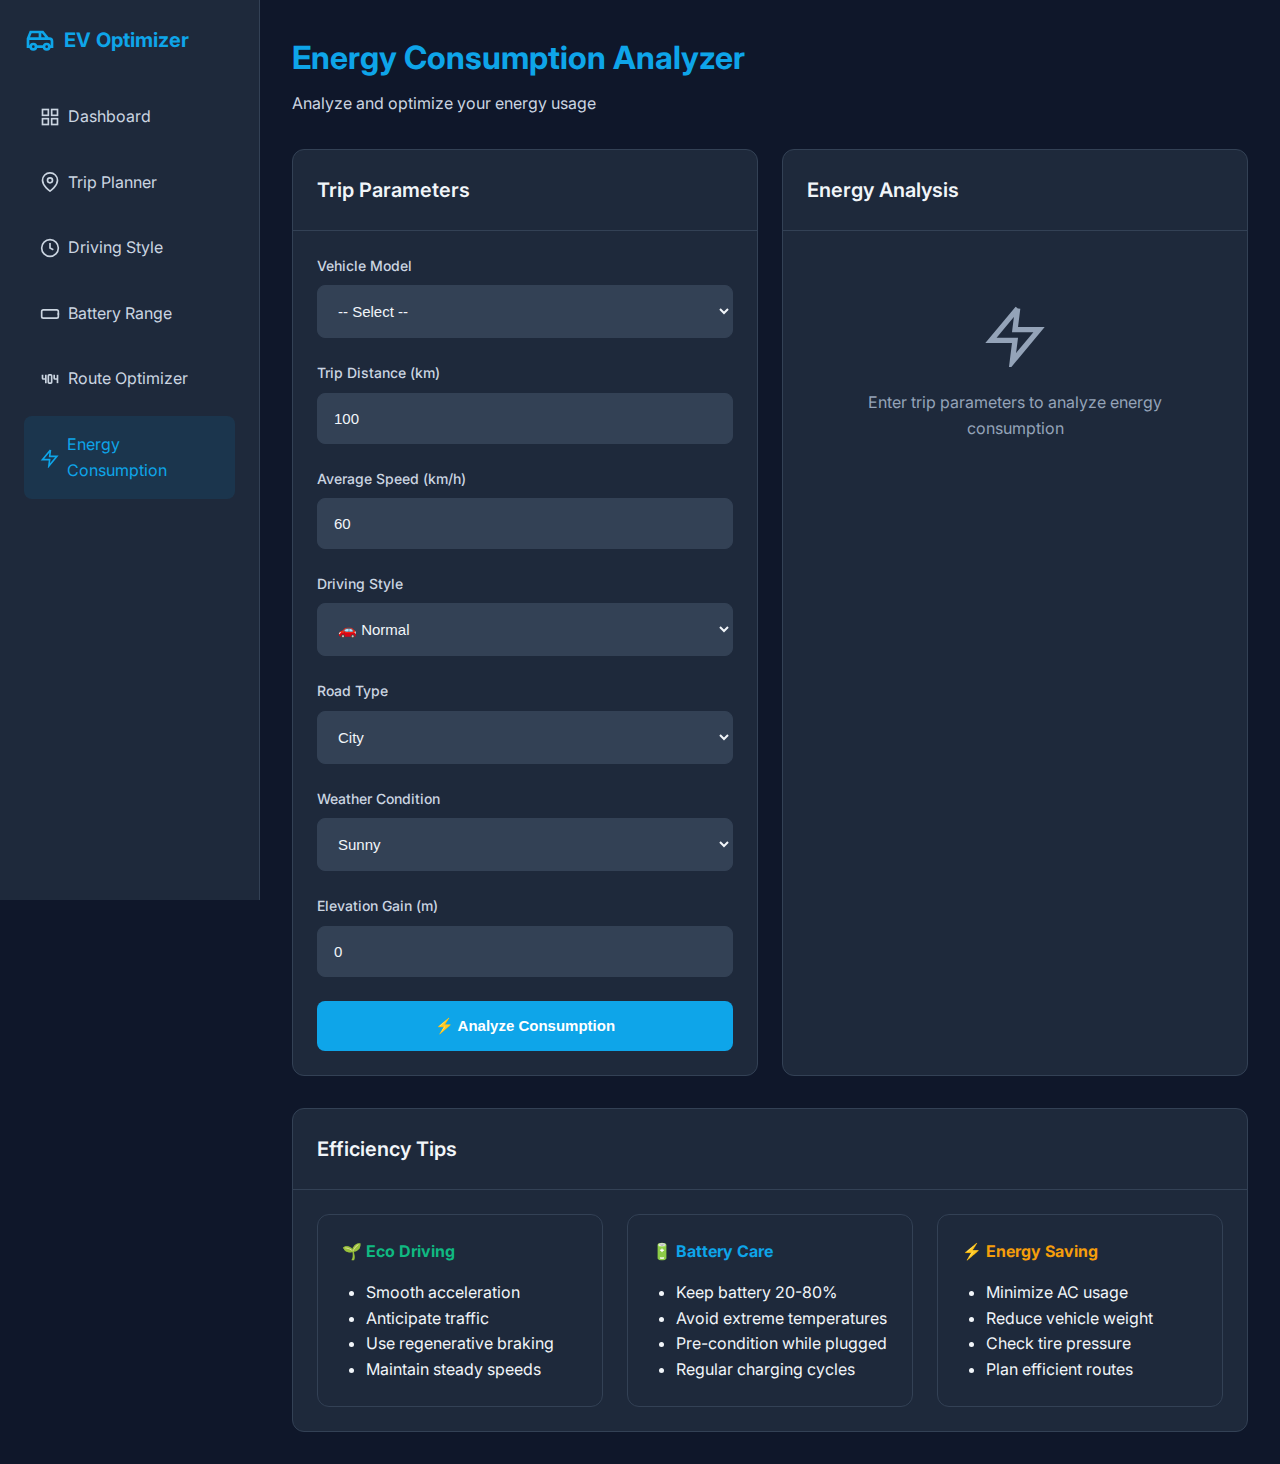
<file: UI/pages/energy-consumption.html>
<!DOCTYPE html>
<html lang="en">

<head>
    <meta charset="UTF-8">
    <meta name="viewport" content="width=device-width, initial-scale=1.0">
    <title>Energy Consumption - EV Route Optimizer</title>
    <link rel="stylesheet" href="../css/style.css">
    <link href="https://fonts.googleapis.com/css2?family=Inter:wght@400;500;600;700&display=swap" rel="stylesheet">
</head>

<body>
    <aside class="sidebar" id="sidebar">
        <div class="sidebar-brand">
            <svg width="32" height="32" viewBox="0 0 24 24" fill="none" stroke="currentColor" stroke-width="2">
                <path d="M7 17m-2 0a2 2 0 1 0 4 0a2 2 0 1 0 -4 0"></path>
                <path d="M17 17m-2 0a2 2 0 1 0 4 0a2 2 0 1 0 -4 0"></path>
                <path d="M5 17h-2v-6l2 -5h9l4 5h1a2 2 0 0 1 2 2v4h-2m-4 0h-6m-6 -6h15m-6 0v-5"></path>
            </svg>
            <span>EV Optimizer</span>
        </div>

        <nav>
            <ul class="sidebar-nav">
                <li class="sidebar-nav-item"><a href="../index.html" class="sidebar-nav-link"><svg viewBox="0 0 24 24" fill="none" stroke="currentColor" stroke-width="2"><rect x="3" y="3" width="7" height="7"></rect><rect x="14" y="3" width="7" height="7"></rect><rect x="14" y="14" width="7" height="7"></rect><rect x="3" y="14" width="7" height="7"></rect></svg><span>Dashboard</span></a></li>
                <li class="sidebar-nav-item"><a href="trip-planner.html" class="sidebar-nav-link"><svg viewBox="0 0 24 24" fill="none" stroke="currentColor" stroke-width="2"><path d="M21 10c0 7-9 13-9 13s-9-6-9-13a9 9 0 0 1 18 0z"></path><circle cx="12" cy="10" r="3"></circle></svg><span>Trip Planner</span></a></li>
                <li class="sidebar-nav-item"><a href="driving-style.html" class="sidebar-nav-link"><svg viewBox="0 0 24 24" fill="none" stroke="currentColor" stroke-width="2"><circle cx="12" cy="12" r="10"></circle><polyline points="12 6 12 12 16 14"></polyline></svg><span>Driving Style</span></a></li>
                <li class="sidebar-nav-item"><a href="battery-range.html" class="sidebar-nav-link"><svg viewBox="0 0 24 24" fill="none" stroke="currentColor" stroke-width="2"><rect x="2" y="7" width="20" height="10" rx="2"></rect><line x1="22" y1="11" x2="22" y2="13"></line></svg><span>Battery Range</span></a></li>
                <li class="sidebar-nav-item"><a href="route-optimizer.html" class="sidebar-nav-link"><svg viewBox="0 0 24 24" fill="none" stroke="currentColor" stroke-width="2"><path d="M3 7v4a1 1 0 0 0 1 1h3"></path><path d="M7 7v10"></path><path d="M10 8v8a1 1 0 0 0 1 1h2a1 1 0 0 0 1 -1v-8a1 1 0 0 0 -1 -1h-2a1 1 0 0 0 -1 1z"></path><path d="M17 7v4a1 1 0 0 0 1 1h3"></path><path d="M21 7v10"></path></svg><span>Route Optimizer</span></a></li>
                <li class="sidebar-nav-item"><a href="energy-consumption.html" class="sidebar-nav-link active"><svg viewBox="0 0 24 24" fill="none" stroke="currentColor" stroke-width="2"><polyline points="13 2 3 14 12 14 11 22 21 10 12 10 13 2"></polyline></svg><span>Energy Consumption</span></a></li>
            </ul>
        </nav>
    </aside>

    <main class="main-content">
        <header class="mb-4">
            <div class="flex justify-between items-center">
                <div>
                    <h1 class="text-primary" style="font-size: 2rem; margin-bottom: 0.5rem;">Energy Consumption Analyzer</h1>
                    <p class="text-secondary">Analyze and optimize your energy usage</p>
                </div>
                <button class="menu-toggle" onclick="toggleSidebar()">☰</button>
            </div>
        </header>

        <div id="error-container"></div>
        <div id="success-container"></div>

        <div class="grid grid-cols-2">
            <div class="card">
                <div class="card-header">
                    <h3>Trip Parameters</h3>
                </div>
                <div class="card-body">
                    <form id="energy-form" onsubmit="analyzeEnergy(event)">
                        <div class="form-group">
                            <label class="form-label">Vehicle Model</label>
                            <select id="vehicle" class="form-select" required><option value="">-- Select Vehicle --</option></select>
                        </div>
                        <div class="form-group">
                            <label class="form-label">Trip Distance (km)</label>
                            <input type="number" id="distance" class="form-control" min="1" value="100" required>
                        </div>
                        <div class="form-group">
                            <label class="form-label">Average Speed (km/h)</label>
                            <input type="number" id="speed" class="form-control" min="1" max="200" value="60" required>
                        </div>
                        <div class="form-group">
                            <label class="form-label">Driving Style</label>
                            <select id="style" class="form-select" required>
                                <option value="Eco">🌱 Eco</option>
                                <option value="Normal" selected>🚗 Normal</option>
                                <option value="Aggressive">🏎️ Aggressive</option>
                            </select>
                        </div>
                        <div class="form-group">
                            <label class="form-label">Road Type</label>
                            <select id="road-type" class="form-select" required>
                                <option value="city" selected>City</option>
                                <option value="highway">Highway</option>
                                <option value="rural">Rural</option>
                                <option value="coastal">Coastal</option>
                            </select>
                        </div>
                        <div class="form-group">
                            <label class="form-label">Weather Condition</label>
                            <select id="weather" class="form-select" required>
                                <option value="sunny" selected>Sunny</option>
                                <option value="clear">Clear</option>
                                <option value="cloudy">Cloudy</option>
                                <option value="light_rain">Light Rain</option>
                                <option value="heavy_rain">Heavy Rain</option>
                                <option value="monsoon">Monsoon</option>
                            </select>
                        </div>
                        <div class="form-group">
                            <label class="form-label">Elevation Gain (m)</label>
                            <input type="number" id="elevation" class="form-control" min="0" max="2000" value="0" required>
                        </div>
                        <button type="submit" class="btn btn-primary btn-block">⚡ Analyze Consumption</button>
                    </form>
                </div>
            </div>

            <div class="card">
                <div class="card-header">
                    <h3>Energy Analysis</h3>
                </div>
                <div class="card-body">
                    <div id="analysis-results">
                        <div class="text-center text-muted" style="padding: 3rem;">
                            <svg width="64" height="64" viewBox="0 0 24 24" fill="none" stroke="currentColor" stroke-width="2" style="margin: 0 auto 1rem;">
                                <polyline points="13 2 3 14 12 14 11 22 21 10 12 10 13 2"></polyline>
                            </svg>
                            <p>Enter trip parameters to analyze energy consumption</p>
                        </div>
                    </div>
                </div>
            </div>
        </div>

        <div class="card mt-4">
            <div class="card-header">
                <h3>Efficiency Tips</h3>
            </div>
            <div class="card-body">
                <div class="grid grid-cols-3">
                    <div class="card">
                        <div class="card-body">
                            <h4 style="color: var(--success); margin-bottom: 1rem;">🌱 Eco Driving</h4>
                            <ul style="margin: 0; padding-left: 1.5rem;">
                                <li>Smooth acceleration</li>
                                <li>Anticipate traffic</li>
                                <li>Use regenerative braking</li>
                                <li>Maintain steady speeds</li>
                            </ul>
                        </div>
                    </div>
                    <div class="card">
                        <div class="card-body">
                            <h4 style="color: var(--primary); margin-bottom: 1rem;">🔋 Battery Care</h4>
                            <ul style="margin: 0; padding-left: 1.5rem;">
                                <li>Keep battery 20-80%</li>
                                <li>Avoid extreme temperatures</li>
                                <li>Pre-condition while plugged</li>
                                <li>Regular charging cycles</li>
                            </ul>
                        </div>
                    </div>
                    <div class="card">
                        <div class="card-body">
                            <h4 style="color: var(--warning); margin-bottom: 1rem;">⚡ Energy Saving</h4>
                            <ul style="margin: 0; padding-left: 1.5rem;">
                                <li>Minimize AC usage</li>
                                <li>Reduce vehicle weight</li>
                                <li>Check tire pressure</li>
                                <li>Plan efficient routes</li>
                            </ul>
                        </div>
                    </div>
                </div>
            </div>
        </div>
    </main>

    <script src="../js/constants.js"></script>
    <script src="../js/api.js"></script>
    <script src="../js/utils.js"></script>
    <script>
        document.addEventListener('DOMContentLoaded', function() {
            populateSelect('vehicle', VEHICLE_MODELS, 'name', 'name');
        });

        async function analyzeEnergy(event) {
            event.preventDefault();

            const vehicleName = document.getElementById('vehicle').value;
            const distance = parseFloat(document.getElementById('distance').value);
            const speed = parseFloat(document.getElementById('speed').value);
            const style = document.getElementById('style').value;
            const roadType = document.getElementById('road-type').value;
            const weather = document.getElementById('weather').value;
            const elevation = parseFloat(document.getElementById('elevation').value);

            const vehicle = VEHICLE_MODELS.find(v => v.name === vehicleName);
            if (!vehicle) {
                showError('Please select a vehicle');
                return;
            }

            try {
                showLoading('analysis-results');

                // Call backend API to predict energy consumption with all required fields
                const energyData = {
                    distance_km: distance,
                    driving_style: style,
                    road_type: roadType,
                    weather: weather,
                    elevation_gain_m: elevation,
                    avg_speed: speed
                };

                const energyResult = await energyAPI.predictConsumption(energyData);

                if (!energyResult.success) {
                    throw new Error(energyResult.error || 'Energy prediction failed');
                }

                const totalEnergy = energyResult.predicted_energy_kWh;
                const efficiency = energyResult.efficiency_kWh_per_km;
                const batteryUsed = (totalEnergy / vehicle.batteryCapacity) * 100;
                const cost = totalEnergy * 0.10; // Assuming $0.10 per kWh

                displayAnalysis({
                    vehicle,
                    distance,
                    speed,
                    style,
                    climate,
                    totalEnergy,
                    batteryUsed,
                    efficiency,
                    cost,
                    kmPerKwh: 1 / efficiency,
                    energyResult
                });

                showSuccess('Energy consumption predicted by AI model');

            } catch (error) {
                console.error('Energy analysis error:', error);
                showError('Failed to analyze energy: ' + error.message);
                document.getElementById('analysis-results').innerHTML =
                    `<div class="card"><div class="card-body"><p class="text-danger">Error: ${error.message}</p></div></div>`;
            }
        }

        function displayAnalysis(data) {
            const resultsDiv = document.getElementById('analysis-results');

            resultsDiv.innerHTML = `
                <div class="grid grid-cols-2 gap-2 mb-3">
                    <div class="card">
                        <div class="card-body text-center">
                            <p class="text-muted mb-1">Total Energy (AI Predicted)</p>
                            <h3 style="margin: 0; color: var(--primary);">${data.totalEnergy.toFixed(2)} kWh</h3>
                        </div>
                    </div>
                    <div class="card">
                        <div class="card-body text-center">
                            <p class="text-muted mb-1">Battery Used</p>
                            <h3 style="margin: 0; color: ${data.batteryUsed > 80 ? 'var(--danger)' : 'var(--success)'};">
                                ${formatPercentage(data.batteryUsed)}
                            </h3>
                        </div>
                    </div>
                    <div class="card">
                        <div class="card-body text-center">
                            <p class="text-muted mb-1">Efficiency</p>
                            <h3 style="margin: 0;">${data.kmPerKwh.toFixed(2)} km/kWh</h3>
                        </div>
                    </div>
                    <div class="card">
                        <div class="card-body text-center">
                            <p class="text-muted mb-1">Estimated Cost</p>
                            <h3 style="margin: 0; color: var(--success);">$${data.cost.toFixed(2)}</h3>
                        </div>
                    </div>
                </div>

                <div class="card">
                    <div class="card-body">
                        <p class="text-muted mb-2"><strong>🤖 AI Model Analysis:</strong></p>
                        <div class="grid gap-2">
                            <div class="flex justify-between items-center">
                                <span>Distance</span>
                                <strong>${data.distance} km</strong>
                            </div>
                            <div class="flex justify-between items-center">
                                <span>Driving Style</span>
                                <strong>${data.style}</strong>
                            </div>
                            <div class="flex justify-between items-center">
                                <span>Average Speed</span>
                                <strong>${data.speed} km/h</strong>
                            </div>
                            <div class="flex justify-between items-center">
                                <span>Efficiency (Model)</span>
                                <strong>${data.efficiency.toFixed(3)} kWh/km</strong>
                            </div>
                        </div>
                    </div>
                </div>

                ${data.batteryUsed > 80 ? `
                    <div class="alert alert-warning mt-3">
                        <svg class="icon" viewBox="0 0 24 24" fill="none" stroke="currentColor">
                            <path d="M10.29 3.86L1.82 18a2 2 0 0 0 1.71 3h16.94a2 2 0 0 0 1.71-3L13.71 3.86a2 2 0 0 0-3.42 0z"></path>
                            <line x1="12" y1="9" x2="12" y2="13"></line>
                            <line x1="12" y1="17" x2="12.01" y2="17"></line>
                        </svg>
                        <span>⚠️ This trip will use most of your battery. Plan charging stops.</span>
                    </div>
                ` : ''}
            `;

            showSuccess('Analysis completed!');
        }

        function toggleSidebar() {
            document.getElementById('sidebar').classList.toggle('active');
        }
    </script>
</body>

</html>
</file>
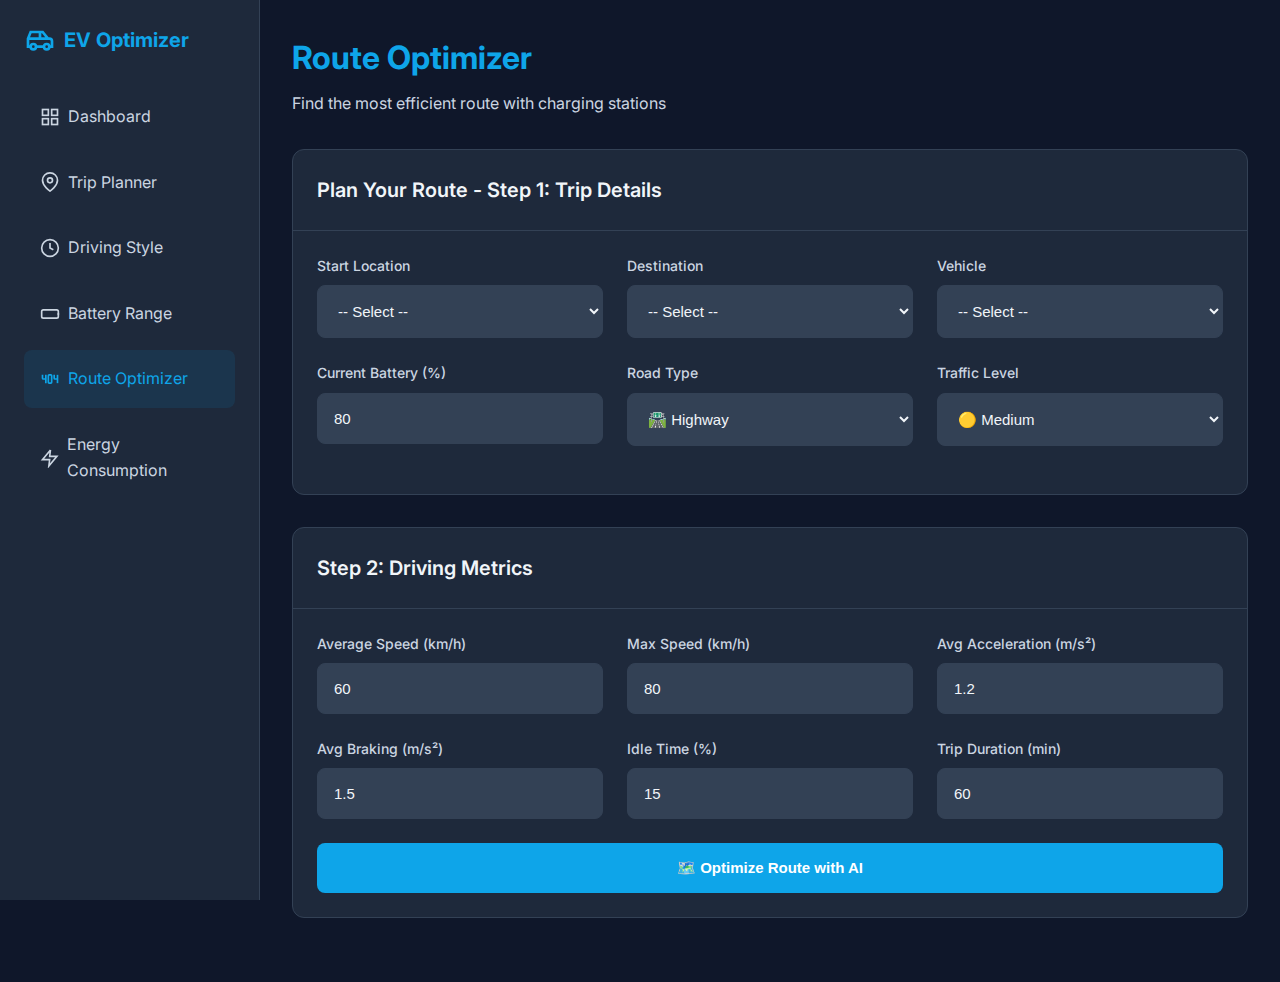
<file: UI/pages/route-optimizer.html>
<!DOCTYPE html>
<html lang="en">

<head>
    <meta charset="UTF-8">
    <meta name="viewport" content="width=device-width, initial-scale=1.0">
    <title>Route Optimizer - EV Route Optimizer</title>
    <link rel="stylesheet" href="../css/style.css">
    <link href="https://fonts.googleapis.com/css2?family=Inter:wght@400;500;600;700&display=swap" rel="stylesheet">
</head>

<body>
    <aside class="sidebar" id="sidebar">
        <div class="sidebar-brand">
            <svg width="32" height="32" viewBox="0 0 24 24" fill="none" stroke="currentColor" stroke-width="2">
                <path d="M7 17m-2 0a2 2 0 1 0 4 0a2 2 0 1 0 -4 0"></path>
                <path d="M17 17m-2 0a2 2 0 1 0 4 0a2 2 0 1 0 -4 0"></path>
                <path d="M5 17h-2v-6l2 -5h9l4 5h1a2 2 0 0 1 2 2v4h-2m-4 0h-6m-6 -6h15m-6 0v-5"></path>
            </svg>
            <span>EV Optimizer</span>
        </div>

        <nav>
            <ul class="sidebar-nav">
                <li class="sidebar-nav-item"><a href="../index.html" class="sidebar-nav-link"><svg viewBox="0 0 24 24" fill="none" stroke="currentColor" stroke-width="2"><rect x="3" y="3" width="7" height="7"></rect><rect x="14" y="3" width="7" height="7"></rect><rect x="14" y="14" width="7" height="7"></rect><rect x="3" y="14" width="7" height="7"></rect></svg><span>Dashboard</span></a></li>
                <li class="sidebar-nav-item"><a href="trip-planner.html" class="sidebar-nav-link"><svg viewBox="0 0 24 24" fill="none" stroke="currentColor" stroke-width="2"><path d="M21 10c0 7-9 13-9 13s-9-6-9-13a9 9 0 0 1 18 0z"></path><circle cx="12" cy="10" r="3"></circle></svg><span>Trip Planner</span></a></li>
                <li class="sidebar-nav-item"><a href="driving-style.html" class="sidebar-nav-link"><svg viewBox="0 0 24 24" fill="none" stroke="currentColor" stroke-width="2"><circle cx="12" cy="12" r="10"></circle><polyline points="12 6 12 12 16 14"></polyline></svg><span>Driving Style</span></a></li>
                <li class="sidebar-nav-item"><a href="battery-range.html" class="sidebar-nav-link"><svg viewBox="0 0 24 24" fill="none" stroke="currentColor" stroke-width="2"><rect x="2" y="7" width="20" height="10" rx="2"></rect><line x1="22" y1="11" x2="22" y2="13"></line></svg><span>Battery Range</span></a></li>
                <li class="sidebar-nav-item"><a href="route-optimizer.html" class="sidebar-nav-link active"><svg viewBox="0 0 24 24" fill="none" stroke="currentColor" stroke-width="2"><path d="M3 7v4a1 1 0 0 0 1 1h3"></path><path d="M7 7v10"></path><path d="M10 8v8a1 1 0 0 0 1 1h2a1 1 0 0 0 1 -1v-8a1 1 0 0 0 -1 -1h-2a1 1 0 0 0 -1 1z"></path><path d="M17 7v4a1 1 0 0 0 1 1h3"></path><path d="M21 7v10"></path></svg><span>Route Optimizer</span></a></li>
                <li class="sidebar-nav-item"><a href="energy-consumption.html" class="sidebar-nav-link"><svg viewBox="0 0 24 24" fill="none" stroke="currentColor" stroke-width="2"><polyline points="13 2 3 14 12 14 11 22 21 10 12 10 13 2"></polyline></svg><span>Energy Consumption</span></a></li>
            </ul>
        </nav>
    </aside>

    <main class="main-content">
        <header class="mb-4">
            <div class="flex justify-between items-center">
                <div>
                    <h1 class="text-primary" style="font-size: 2rem; margin-bottom: 0.5rem;">Route Optimizer</h1>
                    <p class="text-secondary">Find the most efficient route with charging stations</p>
                </div>
                <button class="menu-toggle" onclick="toggleSidebar()">☰</button>
            </div>
        </header>

        <div id="error-container"></div>
        <div id="success-container"></div>

        <div class="card mb-4">
            <div class="card-header">
                <h3>Plan Your Route - Step 1: Trip Details</h3>
            </div>
            <div class="card-body">
                <div class="grid grid-cols-3">
                    <div class="form-group">
                        <label class="form-label">Start Location</label>
                        <select id="start-city" class="form-select"><option value="">-- Select City --</option></select>
                    </div>
                    <div class="form-group">
                        <label class="form-label">Destination</label>
                        <select id="end-city" class="form-select"><option value="">-- Select City --</option></select>
                    </div>
                    <div class="form-group">
                        <label class="form-label">Vehicle</label>
                        <select id="vehicle" class="form-select"><option value="">-- Select Vehicle --</option></select>
                    </div>
                </div>
                <div class="grid grid-cols-3">
                    <div class="form-group">
                        <label class="form-label">Current Battery (%)</label>
                        <input type="number" id="battery" class="form-control" min="0" max="100" value="80">
                    </div>
                    <div class="form-group">
                        <label class="form-label">Road Type</label>
                        <select id="road-type" class="form-select">
                            <option value="city">🏙️ City</option>
                            <option value="highway" selected>🛣️ Highway</option>
                            <option value="rural">🌾 Rural</option>
                            <option value="coastal">🌊 Coastal</option>
                        </select>
                    </div>
                    <div class="form-group">
                        <label class="form-label">Traffic Level</label>
                        <select id="traffic-level" class="form-select">
                            <option value="low">🟢 Low</option>
                            <option value="medium" selected>🟡 Medium</option>
                            <option value="high">🔴 High</option>
                        </select>
                    </div>
                </div>
            </div>
        </div>

        <div class="card mb-4">
            <div class="card-header">
                <h3>Step 2: Driving Metrics</h3>
            </div>
            <div class="card-body">
                <div class="grid grid-cols-3">
                    <div class="form-group">
                        <label class="form-label">Average Speed (km/h)</label>
                        <input type="number" id="avg-speed" class="form-control" min="0" max="150" value="60">
                    </div>
                    <div class="form-group">
                        <label class="form-label">Max Speed (km/h)</label>
                        <input type="number" id="max-speed" class="form-control" min="0" max="180" value="80">
                    </div>
                    <div class="form-group">
                        <label class="form-label">Avg Acceleration (m/s²)</label>
                        <input type="number" id="avg-accel" class="form-control" step="0.1" min="0" max="5" value="1.2">
                    </div>
                </div>
                <div class="grid grid-cols-3">
                    <div class="form-group">
                        <label class="form-label">Avg Braking (m/s²)</label>
                        <input type="number" id="avg-brake" class="form-control" step="0.1" min="0" max="5" value="1.5">
                    </div>
                    <div class="form-group">
                        <label class="form-label">Idle Time (%)</label>
                        <input type="number" id="idle-time" class="form-control" min="0" max="100" value="15">
                    </div>
                    <div class="form-group">
                        <label class="form-label">Trip Duration (min)</label>
                        <input type="number" id="trip-duration" class="form-control" min="1" value="60">
                    </div>
                </div>
                <button class="btn btn-primary btn-block" onclick="optimizeRoute()">🗺️ Optimize Route with AI</button>
            </div>
        </div>

        <div id="results" class="hidden">
            <!-- Results will be populated by JavaScript -->
        </div>
    </main>

    <script src="../js/constants.js"></script>
    <script src="../js/api.js"></script>
    <script src="../js/utils.js"></script>
    <script>
        let predictionResults = {};

        document.addEventListener('DOMContentLoaded', function() {
            populateSelect('start-city', SRI_LANKAN_CITIES, 'name', 'name');
            populateSelect('end-city', SRI_LANKAN_CITIES, 'name', 'name');
            populateSelect('vehicle', VEHICLE_MODELS, 'name', 'name');
        });

        async function optimizeRoute() {
            try {
                // Validate inputs
                if (!validateInputs()) return;

                showLoading('results');
                document.getElementById('results').classList.remove('hidden');

                // Step 1: Get basic trip data
                const tripData = getTripData();

                // Step 2: Predict Driving Style
                showStatus('Analyzing driving style...');
                const drivingStyle = await predictDrivingStyle(tripData);
                predictionResults.drivingStyle = drivingStyle;

                // Step 3: Predict Energy Consumption
                showStatus('Calculating energy consumption...');
                const energy = await predictEnergy(tripData, drivingStyle);
                predictionResults.energy = energy;

                // Step 4: Predict Battery Range
                showStatus('Estimating battery range...');
                const batteryRange = await predictBatteryRange(tripData, energy);
                predictionResults.batteryRange = batteryRange;

                // Step 5: Predict Optimal Path
                showStatus('Optimizing route...');
                const optimalPath = await predictOptimalPath(tripData, drivingStyle, energy, batteryRange);
                predictionResults.optimalPath = optimalPath;

                // Display comprehensive results
                displayResults(tripData);
                showSuccess('Route optimized successfully with AI predictions!');

            } catch (error) {
                console.error('Optimization error:', error);
                showError('Failed to optimize route: ' + error.message);
                document.getElementById('results').innerHTML =
                    `<div class="card"><div class="card-body"><p class="text-danger">Error: ${error.message}</p></div></div>`;
            }
        }

        function validateInputs() {
            const start = document.getElementById('start-city').value;
            const end = document.getElementById('end-city').value;
            const vehicle = document.getElementById('vehicle').value;

            if (!start || !end || !vehicle) {
                showError('Please fill all required fields');
                return false;
            }

            if (start === end) {
                showError('Start and destination must be different');
                return false;
            }

            return true;
        }

        function getTripData() {
            const start = document.getElementById('start-city').value;
            const end = document.getElementById('end-city').value;
            const vehicle = document.getElementById('vehicle').value;

            const startCoords = getCityCoordinates(start);
            const endCoords = getCityCoordinates(end);
            const distance = calculateDistance(startCoords.lat, startCoords.lon, endCoords.lat, endCoords.lon);
            const vehicleData = VEHICLE_MODELS.find(v => v.name === vehicle);

            return {
                startCity: start,
                endCity: end,
                startCoords,
                endCoords,
                distance,
                vehicle,
                vehicleData,
                battery: parseFloat(document.getElementById('battery').value),
                roadType: document.getElementById('road-type').value,
                trafficLevel: document.getElementById('traffic-level').value,
                avgSpeed: parseFloat(document.getElementById('avg-speed').value),
                maxSpeed: parseFloat(document.getElementById('max-speed').value),
                avgAccel: parseFloat(document.getElementById('avg-accel').value),
                avgBrake: parseFloat(document.getElementById('avg-brake').value),
                idleTime: parseFloat(document.getElementById('idle-time').value),
                duration: parseFloat(document.getElementById('trip-duration').value)
            };
        }

        async function predictDrivingStyle(tripData) {
            // Transform to backend expected format
            const drivingData = {
                distance_km: tripData.distance,
                elevation_gain_m: 0,
                avg_speed: tripData.avgSpeed,
                max_speed: tripData.maxSpeed,
                acceleration_mean: tripData.avgAccel,
                acceleration_std: tripData.avgAccel * 0.3,
                braking_intensity: tripData.avgBrake,
                trip_duration_min: tripData.duration,
                vehicle_make: "MG",
                vehicle_model: "ZS EV",
                road_type: tripData.roadType,
                weather: "clear",
                time_of_day: "evening"
            };

            const result = await drivingAPI.predictDrivingStyle(drivingData);
            return result.predicted_driving_style;
        }

        async function predictEnergy(tripData, drivingStyle) {
            const energyData = {
                distance_km: tripData.distance,
                driving_style: drivingStyle,
                road_type: tripData.roadType,
                weather: "sunny",
                elevation_gain_m: 0,
                avg_speed: tripData.avgSpeed
            };

            return await energyAPI.predictConsumption(energyData);
        }

        async function predictBatteryRange(tripData, energy) {
            const batteryData = {
                battery_capacity_kWh: tripData.vehicleData.batteryCapacity,
                battery_percent: tripData.battery,
                efficiency_kWh_per_km: energy.efficiency_kWh_per_km
            };

            return await batteryAPI.predictRange(batteryData);
        }

        async function predictOptimalPath(tripData, drivingStyle, energy, batteryRange) {
            const pathData = {
                distance_km: tripData.distance,
                road_type: tripData.roadType,
                traffic_level: tripData.trafficLevel,
                weather: "sunny",
                driving_style: drivingStyle,
                predicted_energy_kWh: energy.predicted_energy_kWh,
                predicted_range_km: batteryRange.predicted_range_km,
                battery_remaining_percent: tripData.battery
            };

            return await optimalPathAPI.predictPath(pathData);
        }

        function displayResults(tripData) {
            const resultsDiv = document.getElementById('results');

            const canComplete = predictionResults.energy.predicted_energy_kWh <=
                (tripData.battery / 100 * tripData.vehicleData.batteryCapacity);

            const remainingBattery = tripData.battery -
                (predictionResults.energy.predicted_energy_kWh / tripData.vehicleData.batteryCapacity * 100);

            resultsDiv.innerHTML = `
                <!-- Summary Stats -->
                <div class="grid grid-cols-4 mb-4">
                    <div class="stat-card">
                        <div class="stat-icon">📍</div>
                        <div class="stat-content">
                            <div class="stat-label">Distance</div>
                            <div class="stat-value">${formatDistance(tripData.distance)}</div>
                        </div>
                    </div>
                    <div class="stat-card">
                        <div class="stat-icon">⚡</div>
                        <div class="stat-content">
                            <div class="stat-label">Energy Needed</div>
                            <div class="stat-value">${predictionResults.energy.predicted_energy_kWh.toFixed(2)} kWh</div>
                        </div>
                    </div>
                    <div class="stat-card">
                        <div class="stat-icon">🚗</div>
                        <div class="stat-content">
                            <div class="stat-label">Driving Style</div>
                            <div class="stat-value">${getDrivingStyleBadge(predictionResults.drivingStyle)}</div>
                        </div>
                    </div>
                    <div class="stat-card">
                        <div class="stat-icon">⏱️</div>
                        <div class="stat-content">
                            <div class="stat-label">Est. Time</div>
                            <div class="stat-value">${predictionResults.optimalPath.predicted_travel_time_hours?.toFixed(1) || 'N/A'} hrs</div>
                        </div>
                    </div>
                </div>

                <!-- AI Predictions -->
                <div class="card mb-4">
                    <div class="card-header">
                        <h3>🤖 AI Model Predictions</h3>
                    </div>
                    <div class="card-body">
                        <div class="grid grid-cols-2">
                            <div class="card" style="margin: 0.5rem;">
                                <div class="card-header" style="background: var(--primary); color: white;">
                                    <h4 style="margin: 0; font-size: 1rem;">1️⃣ Driving Style Prediction</h4>
                                </div>
                                <div class="card-body">
                                    <p><strong>Predicted:</strong> ${getDrivingStyleBadge(predictionResults.drivingStyle)}</p>
                                    <p class="text-muted" style="margin: 0; font-size: 0.875rem;">
                                        Based on speed, acceleration, and braking patterns
                                    </p>
                                </div>
                            </div>
                            
                            <div class="card" style="margin: 0.5rem;">
                                <div class="card-header" style="background: var(--success); color: white;">
                                    <h4 style="margin: 0; font-size: 1rem;">2️⃣ Energy Consumption</h4>
                                </div>
                                <div class="card-body">
                                    <p><strong>Energy:</strong> ${predictionResults.energy.predicted_energy_kWh.toFixed(2)} kWh</p>
                                    <p><strong>Efficiency:</strong> ${predictionResults.energy.efficiency_kWh_per_km.toFixed(3)} kWh/km</p>
                                    <p class="text-muted" style="margin: 0; font-size: 0.875rem;">
                                        Distance: ${tripData.distance.toFixed(1)} km, ${predictionResults.drivingStyle} style, ${tripData.roadType} road
                                    </p>
                                </div>
                            </div>
                            
                            <div class="card" style="margin: 0.5rem;">
                                <div class="card-header" style="background: var(--warning); color: white;">
                                    <h4 style="margin: 0; font-size: 1rem;">3️⃣ Battery Range</h4>
                                </div>
                                <div class="card-body">
                                    <p><strong>Predicted Range:</strong> ${predictionResults.batteryRange.predicted_range_km.toFixed(1)} km</p>
                                    <p><strong>Available Energy:</strong> ${predictionResults.batteryRange.available_energy_kWh.toFixed(2)} kWh</p>
                                    <p class="text-muted" style="margin: 0; font-size: 0.875rem;">
                                        Battery: ${tripData.battery}% of ${tripData.vehicleData.batteryCapacity} kWh
                                    </p>
                                </div>
                            </div>
                            
                            <div class="card" style="margin: 0.5rem;">
                                <div class="card-header" style="background: var(--info); color: white;">
                                    <h4 style="margin: 0; font-size: 1rem;">4️⃣ Optimal Path</h4>
                                </div>
                                <div class="card-body">
                                    <p><strong>Travel Time:</strong> ${predictionResults.optimalPath.predicted_travel_time_hours?.toFixed(2) || 'N/A'} hours</p>
                                    <p class="text-muted" style="margin: 0; font-size: 0.875rem;">
                                        Traffic: ${tripData.trafficLevel}, Weather conditions considered
                                    </p>
                                </div>
                            </div>
                        </div>
                    </div>
                </div>

                <!-- Route Details -->
                <div class="card">
                    <div class="card-header">
                        <h3>🗺️ Route Summary</h3>
                    </div>
                    <div class="card-body">
                        <div class="flex items-center gap-2 mb-3">
                            <div class="badge" style="background: var(--success); color: white;">START</div>
                            <strong>${tripData.startCity}</strong>
                        </div>
                        
                        <div class="ml-4 mb-3" style="border-left: 3px dashed var(--border); padding-left: 1rem;">
                            <p><strong>Route Type:</strong> ${tripData.roadType.toUpperCase()}</p>
                            <p><strong>Traffic:</strong> ${tripData.trafficLevel.toUpperCase()}</p>
                            <p><strong>Vehicle:</strong> ${tripData.vehicle}</p>
                            <p style="margin: 0;">
                                <strong>Can Complete Trip:</strong> 
                                <span class="${canComplete ? 'text-success' : 'text-danger'}">
                                    ${canComplete ? '✓ YES' : '✗ NO - Charging Required'}
                                </span>
                            </p>
                            ${!canComplete ? `
                                <p class="text-warning mt-2">
                                    ⚠️ You need ${(predictionResults.energy.predicted_energy_kWh - (tripData.battery / 100 * tripData.vehicleData.batteryCapacity)).toFixed(1)} kWh more energy. 
                                    Please charge to at least ${Math.ceil((predictionResults.energy.predicted_energy_kWh / tripData.vehicleData.batteryCapacity) * 100)}%
                                </p>
                            ` : `
                                <p class="text-success mt-2">
                                    ✓ Estimated battery at destination: ${remainingBattery.toFixed(1)}%
                                </p>
                            `}
                        </div>
                        
                        <div class="flex items-center gap-2">
                            <div class="badge" style="background: var(--danger); color: white;">END</div>
                            <strong>${tripData.endCity}</strong>
                        </div>
                    </div>
                </div>
            `;
        }

        function showStatus(message) {
            const resultsDiv = document.getElementById('results');
            resultsDiv.innerHTML = `
                <div class="card">
                    <div class="card-body text-center">
                        <div class="spinner"></div>
                        <p class="mt-3">${message}</p>
                    </div>
                </div>
            `;
        }

        function showLoading(elementId) {
            const el = document.getElementById(elementId);
            el.innerHTML = `
                <div class="card">
                    <div class="card-body text-center">
                        <div class="spinner"></div>
                        <p class="mt-3">Processing with AI models...</p>
                    </div>
                </div>
            `;
        }

        function getDrivingStyleBadge(style) {
            const colors = {
                'Eco': 'var(--success)',
                'Normal': 'var(--info)',
                'Aggressive': 'var(--danger)'
            };
            return `<span class="badge" style="background: ${colors[style] || 'var(--secondary)'}; color: white;">${style}</span>`;
        }

        function toggleSidebar() {
            document.getElementById('sidebar').classList.toggle('active');
        }
    </script>
</body>

</html>
</file>
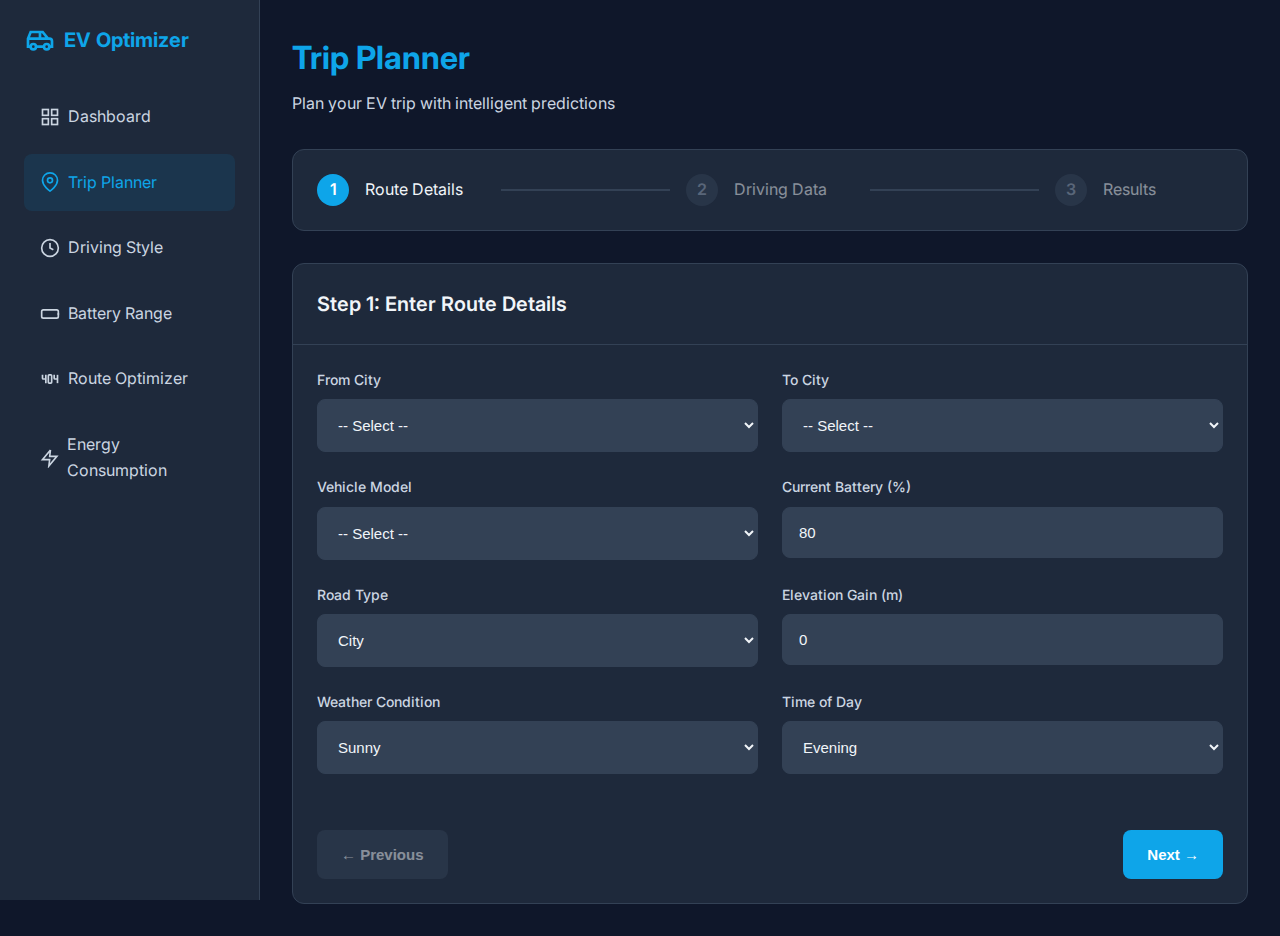
<file: UI/pages/trip-planner.html>
<!DOCTYPE html>
<html lang="en">

<head>
    <meta charset="UTF-8">
    <meta name="viewport" content="width=device-width, initial-scale=1.0">
    <title>Trip Planner - EV Route Optimizer</title>
    <link rel="stylesheet" href="../css/style.css">
    <link href="https://fonts.googleapis.com/css2?family=Inter:wght@400;500;600;700&display=swap" rel="stylesheet">
</head>

<body>
    <!-- Sidebar -->
    <aside class="sidebar" id="sidebar">
        <div class="sidebar-brand">
            <svg width="32" height="32" viewBox="0 0 24 24" fill="none" stroke="currentColor" stroke-width="2">
                <path d="M7 17m-2 0a2 2 0 1 0 4 0a2 2 0 1 0 -4 0"></path>
                <path d="M17 17m-2 0a2 2 0 1 0 4 0a2 2 0 1 0 -4 0"></path>
                <path d="M5 17h-2v-6l2 -5h9l4 5h1a2 2 0 0 1 2 2v4h-2m-4 0h-6m-6 -6h15m-6 0v-5"></path>
            </svg>
            <span>EV Optimizer</span>
        </div>

        <nav>
            <ul class="sidebar-nav">
                <li class="sidebar-nav-item">
                    <a href="../index.html" class="sidebar-nav-link">
                        <svg viewBox="0 0 24 24" fill="none" stroke="currentColor" stroke-width="2">
                            <rect x="3" y="3" width="7" height="7"></rect>
                            <rect x="14" y="3" width="7" height="7"></rect>
                            <rect x="14" y="14" width="7" height="7"></rect>
                            <rect x="3" y="14" width="7" height="7"></rect>
                        </svg>
                        <span>Dashboard</span>
                    </a>
                </li>
                <li class="sidebar-nav-item">
                    <a href="trip-planner.html" class="sidebar-nav-link active">
                        <svg viewBox="0 0 24 24" fill="none" stroke="currentColor" stroke-width="2">
                            <path d="M21 10c0 7-9 13-9 13s-9-6-9-13a9 9 0 0 1 18 0z"></path>
                            <circle cx="12" cy="10" r="3"></circle>
                        </svg>
                        <span>Trip Planner</span>
                    </a>
                </li>
                <li class="sidebar-nav-item">
                    <a href="driving-style.html" class="sidebar-nav-link">
                        <svg viewBox="0 0 24 24" fill="none" stroke="currentColor" stroke-width="2">
                            <circle cx="12" cy="12" r="10"></circle>
                            <polyline points="12 6 12 12 16 14"></polyline>
                        </svg>
                        <span>Driving Style</span>
                    </a>
                </li>
                <li class="sidebar-nav-item">
                    <a href="battery-range.html" class="sidebar-nav-link">
                        <svg viewBox="0 0 24 24" fill="none" stroke="currentColor" stroke-width="2">
                            <rect x="2" y="7" width="20" height="10" rx="2"></rect>
                            <line x1="22" y1="11" x2="22" y2="13"></line>
                        </svg>
                        <span>Battery Range</span>
                    </a>
                </li>
                <li class="sidebar-nav-item">
                    <a href="route-optimizer.html" class="sidebar-nav-link">
                        <svg viewBox="0 0 24 24" fill="none" stroke="currentColor" stroke-width="2">
                            <path d="M3 7v4a1 1 0 0 0 1 1h3"></path>
                            <path d="M7 7v10"></path>
                            <path d="M10 8v8a1 1 0 0 0 1 1h2a1 1 0 0 0 1 -1v-8a1 1 0 0 0 -1 -1h-2a1 1 0 0 0 -1 1z"></path>
                            <path d="M17 7v4a1 1 0 0 0 1 1h3"></path>
                            <path d="M21 7v10"></path>
                        </svg>
                        <span>Route Optimizer</span>
                    </a>
                </li>
                <li class="sidebar-nav-item">
                    <a href="energy-consumption.html" class="sidebar-nav-link">
                        <svg viewBox="0 0 24 24" fill="none" stroke="currentColor" stroke-width="2">
                            <polyline points="13 2 3 14 12 14 11 22 21 10 12 10 13 2"></polyline>
                        </svg>
                        <span>Energy Consumption</span>
                    </a>
                </li>
            </ul>
        </nav>
    </aside>

    <!-- Main Content -->
    <main class="main-content">
        <header class="mb-4">
            <div class="flex justify-between items-center">
                <div>
                    <h1 class="text-primary" style="font-size: 2rem; margin-bottom: 0.5rem;">Trip Planner</h1>
                    <p class="text-secondary">Plan your EV trip with intelligent predictions</p>
                </div>
                <button class="menu-toggle" onclick="toggleSidebar()">☰</button>
            </div>
        </header>

        <div id="error-container"></div>
        <div id="success-container"></div>

        <!-- Progress Steps -->
        <div class="card mb-4">
            <div class="card-body">
                <div class="flex justify-between items-center" id="progress-steps">
                    <div class="flex items-center gap-2 step active" data-step="1">
                        <div class="step-number">1</div>
                        <span>Route Details</span>
                    </div>
                    <div class="progress-line"></div>
                    <div class="flex items-center gap-2 step" data-step="2">
                        <div class="step-number">2</div>
                        <span>Driving Data</span>
                    </div>
                    <div class="progress-line"></div>
                    <div class="flex items-center gap-2 step" data-step="3">
                        <div class="step-number">3</div>
                        <span>Results</span>
                    </div>
                </div>
            </div>
        </div>

        <!-- Step 1: Route Details -->
        <div class="card step-content" id="step-1">
            <div class="card-header">
                <h3>Step 1: Enter Route Details</h3>
            </div>
            <div class="card-body">
                <div class="grid grid-cols-2">
                    <div class="form-group">
                        <label class="form-label">From City</label>
                        <select id="from-city" class="form-select" required>
                            <option value="">-- Select City --</option>
                        </select>
                    </div>
                    <div class="form-group">
                        <label class="form-label">To City</label>
                        <select id="to-city" class="form-select" required>
                            <option value="">-- Select City --</option>
                        </select>
                    </div>
                </div>

                <div class="grid grid-cols-2">
                    <div class="form-group">
                        <label class="form-label">Vehicle Model</label>
                        <select id="vehicle-model" class="form-select" required>
                            <option value="">-- Select Vehicle --</option>
                        </select>
                    </div>
                    <div class="form-group">
                        <label class="form-label">Current Battery (%)</label>
                        <input type="number" id="current-battery" class="form-control" min="0" max="100" value="80" required>
                    </div>
                </div>

                <div class="grid grid-cols-2">
                    <div class="form-group">
                        <label class="form-label">Road Type</label>
                        <select id="road-type" class="form-select" required>
                            <option value="city">City</option>
                            <option value="highway">Highway</option>
                            <option value="rural">Rural</option>
                            <option value="coastal">Coastal</option>
                        </select>
                    </div>
                    <div class="form-group">
                        <label class="form-label">Elevation Gain (m)</label>
                        <input type="number" id="elevation-gain" class="form-control" min="0" max="2000" value="0" required>
                    </div>
                </div>

                <div class="grid grid-cols-2">
                    <div class="form-group">
                        <label class="form-label">Weather Condition</label>
                        <select id="weather-condition" class="form-select" required>
                            <option value="sunny">Sunny</option>
                            <option value="clear">Clear</option>
                            <option value="cloudy">Cloudy</option>
                            <option value="light_rain">Light Rain</option>
                            <option value="heavy_rain">Heavy Rain</option>
                            <option value="monsoon">Monsoon</option>
                        </select>
                    </div>
                    <div class="form-group">
                        <label class="form-label">Time of Day</label>
                        <select id="time-of-day" class="form-select" required>
                            <option value="morning">Morning</option>
                            <option value="evening" selected>Evening</option>
                            <option value="night">Night</option>
                        </select>
                    </div>
                </div>

                <div id="route-info" class="mt-3"></div>

                <div class="flex justify-between mt-4">
                    <button class="btn btn-secondary" disabled>← Previous</button>
                    <button class="btn btn-primary" onclick="goToStep(2)">Next →</button>
                </div>
            </div>
        </div>

        <!-- Step 2: Driving Data -->
        <div class="card step-content hidden" id="step-2">
            <div class="card-header">
                <h3>Step 2: Enter Driving Metrics</h3>
            </div>
            <div class="card-body">
                <div class="alert alert-info mb-3">
                    <svg class="icon" viewBox="0 0 24 24" fill="none" stroke="currentColor">
                        <circle cx="12" cy="12" r="10"></circle>
                        <line x1="12" y1="16" x2="12" y2="12"></line>
                        <line x1="12" y1="8" x2="12.01" y2="8"></line>
                    </svg>
                    <span>Enter your typical driving patterns for accurate predictions</span>
                </div>

                <div class="grid grid-cols-2">
                    <div class="form-group">
                        <label class="form-label">Average Speed (km/h)</label>
                        <input type="number" id="avg-speed" class="form-control" min="0" max="200" value="60" required>
                    </div>
                    <div class="form-group">
                        <label class="form-label">Max Speed (km/h)</label>
                        <input type="number" id="max-speed" class="form-control" min="0" max="200" value="80" required>
                    </div>
                </div>

                <div class="grid grid-cols-2">
                    <div class="form-group">
                        <label class="form-label">Average Acceleration (m/s²)</label>
                        <input type="number" id="avg-accel" class="form-control" step="0.1" min="0" max="10" value="2.0" required>
                    </div>
                    <div class="form-group">
                        <label class="form-label">Average Braking (m/s²)</label>
                        <input type="number" id="avg-brake" class="form-control" step="0.1" min="0" max="10" value="2.5" required>
                    </div>
                </div>

                <div class="grid grid-cols-2">
                    <div class="form-group">
                        <label class="form-label">Idle Time (%)</label>
                        <input type="number" id="idle-time" class="form-control" min="0" max="100" value="15" required>
                    </div>
                    <div class="form-group">
                        <label class="form-label">Trip Duration (hours)</label>
                        <input type="number" id="trip-duration" class="form-control" step="0.5" min="0.5" max="24" value="2" required>
                    </div>
                </div>

                <div class="flex justify-between mt-4">
                    <button class="btn btn-secondary" onclick="goToStep(1)">← Previous</button>
                    <button class="btn btn-primary" onclick="calculateTrip()">Calculate Trip →</button>
                </div>
            </div>
        </div>

        <!-- Step 3: Results -->
        <div class="card step-content hidden" id="step-3">
            <div class="card-header">
                <h3>Step 3: Trip Analysis Results</h3>
            </div>
            <div class="card-body">
                <div id="results-container">
                    <!-- Results will be populated here -->
                </div>

                <div class="flex justify-between mt-4">
                    <button class="btn btn-secondary" onclick="goToStep(2)">← Previous</button>
                    <button class="btn btn-success" onclick="saveTripAndReset()">Save Trip & New Plan</button>
                </div>
            </div>
        </div>
    </main>

    <script src="../js/constants.js"></script>
    <script src="../js/api.js"></script>
    <script src="../js/utils.js"></script>
    <script>
        let tripData = {};
        let weatherData = null;
        let drivingPrediction = null;

        document.addEventListener('DOMContentLoaded', function() {
            initializeTripPlanner();
        });

        function initializeTripPlanner() {
            populateSelect('from-city', SRI_LANKAN_CITIES, 'name', 'name');
            populateSelect('to-city', SRI_LANKAN_CITIES, 'name', 'name');
            populateSelect('vehicle-model', VEHICLE_MODELS, 'name', 'name');

            // Add change listeners
            document.getElementById('from-city').addEventListener('change', updateRouteInfo);
            document.getElementById('to-city').addEventListener('change', updateRouteInfo);
        }

        function updateRouteInfo() {
            const fromCity = document.getElementById('from-city').value;
            const toCity = document.getElementById('to-city').value;
            const infoDiv = document.getElementById('route-info');

            if (!fromCity || !toCity) {
                infoDiv.innerHTML = '';
                return;
            }

            if (fromCity === toCity) {
                infoDiv.innerHTML = '<p class="text-danger">Please select different cities</p>';
                return;
            }

            const fromCoords = getCityCoordinates(fromCity);
            const toCoords = getCityCoordinates(toCity);
            const distance = calculateDistance(fromCoords.lat, fromCoords.lon, toCoords.lat, toCoords.lon);

            infoDiv.innerHTML = `
                <div class="alert alert-info">
                    <svg class="icon" viewBox="0 0 24 24" fill="none" stroke="currentColor">
                        <path d="M21 10c0 7-9 13-9 13s-9-6-9-13a9 9 0 0 1 18 0z"></path>
                        <circle cx="12" cy="10" r="3"></circle>
                    </svg>
                    <span><strong>Estimated Distance:</strong> ${formatDistance(distance)}</span>
                </div>
            `;

            tripData.fromCity = fromCity;
            tripData.toCity = toCity;
            tripData.distance = distance;
            tripData.fromCoords = fromCoords;
            tripData.toCoords = toCoords;
        }

        function goToStep(stepNumber) {
            // Validate current step
            if (stepNumber === 2 && !validateStep1()) return;
            if (stepNumber === 3 && !validateStep2()) return;

            // Hide all steps
            document.querySelectorAll('.step-content').forEach(el => el.classList.add('hidden'));

            // Show target step
            document.getElementById(`step-${stepNumber}`).classList.remove('hidden');

            // Update progress
            document.querySelectorAll('.step').forEach((el, index) => {
                if (index + 1 <= stepNumber) {
                    el.classList.add('active');
                } else {
                    el.classList.remove('active');
                }
            });
        }

        function validateStep1() {
            const fromCity = document.getElementById('from-city').value;
            const toCity = document.getElementById('to-city').value;
            const vehicle = document.getElementById('vehicle-model').value;
            const battery = document.getElementById('current-battery').value;

            if (!fromCity || !toCity || !vehicle || !battery) {
                showError('Please fill in all required fields');
                return false;
            }

            if (fromCity === toCity) {
                showError('Please select different cities');
                return false;
            }

            tripData.vehicle = vehicle;
            tripData.batteryLevel = parseFloat(battery);

            return true;
        }

        function validateStep2() {
            const avgSpeed = document.getElementById('avg-speed').value;
            const maxSpeed = document.getElementById('max-speed').value;
            const avgAccel = document.getElementById('avg-accel').value;
            const avgBrake = document.getElementById('avg-brake').value;
            const idleTime = document.getElementById('idle-time').value;
            const duration = document.getElementById('trip-duration').value;

            if (!avgSpeed || !maxSpeed || !avgAccel || !avgBrake || !idleTime || !duration) {
                showError('Please fill in all driving metrics');
                return false;
            }

            return true;
        }

        async function calculateTrip() {
            if (!validateStep2()) return;

            showLoading('results-container');
            goToStep(3);

            try {
                // 1. Fetch weather data
                const weatherPromise = weatherAPI.getWeather(
                    tripData.toCoords.lat,
                    tripData.toCoords.lon
                );

                // 2. Predict driving style - Transform to backend expected format
                const avgSpeed = parseFloat(document.getElementById('avg-speed').value);
                const maxSpeed = parseFloat(document.getElementById('max-speed').value);
                const avgAccel = parseFloat(document.getElementById('avg-accel').value);
                const avgBrake = parseFloat(document.getElementById('avg-brake').value);
                const idleTime = parseFloat(document.getElementById('idle-time').value);
                const duration = parseFloat(document.getElementById('trip-duration').value);
                const elevationGain = parseFloat(document.getElementById('elevation-gain').value);
                const roadType = document.getElementById('road-type').value;
                const weatherCondition = document.getElementById('weather-condition').value;
                const timeOfDay = document.getElementById('time-of-day').value;

                // Get vehicle make and model from vehicle selection
                const vehicleData = VEHICLE_MODELS.find(v => v.name === tripData.vehicle);
                const vehicleMake = vehicleData ? vehicleData.make || "MG" : "MG";
                const vehicleModel = vehicleData ? vehicleData.model || "ZS EV" : "ZS EV";

                // Transform to backend's expected format
                const drivingData = {
                    distance_km: tripData.distance,
                    elevation_gain_m: elevationGain,
                    avg_speed: avgSpeed,
                    max_speed: maxSpeed,
                    acceleration_mean: avgAccel,
                    acceleration_std: avgAccel * 0.3, // Estimate std dev
                    braking_intensity: avgBrake,
                    trip_duration_min: duration * 60, // Convert hours to minutes
                    vehicle_make: vehicleMake,
                    vehicle_model: vehicleModel,
                    road_type: roadType,
                    weather: weatherCondition,
                    time_of_day: timeOfDay
                };

                const drivingPromise = drivingAPI.predictDrivingStyle(drivingData);

                // Wait for both
                const [weather, driving] = await Promise.all([weatherPromise, drivingPromise]);

                weatherData = weather;
                drivingPrediction = driving;

                // 3. Calculate energy consumption using backend API
                await calculateEnergyConsumption();

                // Display results
                displayResults();

            } catch (error) {
                console.error('Trip calculation error:', error);
                document.getElementById('results-container').innerHTML =
                    `<p class="text-danger">Error calculating trip: ${error.message}</p>`;
            }
        }

        async function calculateEnergyConsumption() {
            const vehicleData = VEHICLE_MODELS.find(v => v.name === tripData.vehicle);
            const distance = tripData.distance;
            const avgSpeed = parseFloat(document.getElementById('avg-speed').value);
            const drivingStyle = drivingPrediction.predicted_driving_style || 'Normal';
            const elevationGain = parseFloat(document.getElementById('elevation-gain').value);
            const roadType = document.getElementById('road-type').value;
            const weatherCondition = document.getElementById('weather-condition').value;

            try {
                // Call backend energy prediction API with all required fields
                const energyData = {
                    distance_km: distance,
                    driving_style: drivingStyle,
                    road_type: roadType,
                    weather: weatherCondition,
                    elevation_gain_m: elevationGain,
                    avg_speed: avgSpeed
                };

                const energyResult = await energyAPI.predictConsumption(energyData);

                if (!energyResult.success) {
                    throw new Error('Energy prediction failed');
                }

                const totalEnergy = energyResult.predicted_energy_kWh;
                const batteryUsed = (totalEnergy / vehicleData.batteryCapacity) * 100;
                const remainingBattery = tripData.batteryLevel - batteryUsed;

                tripData.energyConsumption = totalEnergy;
                tripData.batteryUsed = batteryUsed;
                tripData.remainingBattery = remainingBattery;
                tripData.drivingStyle = drivingStyle;
                tripData.efficiency = energyResult.efficiency_kWh_per_km;

            } catch (error) {
                console.error('Energy calculation error:', error);
                // Fallback to simple estimation if API fails
                const baseConsumption = distance * vehicleData.consumption;
                tripData.energyConsumption = baseConsumption;
                tripData.batteryUsed = (baseConsumption / vehicleData.batteryCapacity) * 100;
                tripData.remainingBattery = tripData.batteryLevel - tripData.batteryUsed;
                tripData.drivingStyle = drivingStyle;
            }
        }

        function displayResults() {
            const vehicleData = VEHICLE_MODELS.find(v => v.name === tripData.vehicle);
            const resultsDiv = document.getElementById('results-container');

            const weatherDesc = weatherData && weatherData.weather && weatherData.weather[0] ? weatherData.weather[0].description : 'N/A';
            const temp = weatherData && weatherData.main ? weatherData.main.temp : 'N/A';

            resultsDiv.innerHTML = `
                <!-- Summary Stats -->
                <div class="grid grid-cols-3 mb-4">
                    ${createStatCard('Trip Distance', formatDistance(tripData.distance), '📍')}
                    ${createStatCard('Energy Needed (AI)', formatEnergy(tripData.energyConsumption), '⚡')}
                    ${createStatCard('Battery Used', formatPercentage(tripData.batteryUsed), '🔋')}
                </div>

                <!-- Detailed Results -->
                <div class="grid grid-cols-2 gap-3">
                    <!-- Route Info -->
                    <div class="card">
                        <div class="card-header">
                            <h4 style="margin: 0; font-size: 1rem;">Route Details</h4>
                        </div>
                        <div class="card-body">
                            <p><strong>From:</strong> ${tripData.fromCity}</p>
                            <p><strong>To:</strong> ${tripData.toCity}</p>
                            <p><strong>Distance:</strong> ${formatDistance(tripData.distance)}</p>
                            <p><strong>Vehicle:</strong> ${tripData.vehicle}</p>
                        </div>
                    </div>

                    <!-- Weather Impact -->
                    <div class="card">
                        <div class="card-header">
                            <h4 style="margin: 0; font-size: 1rem;">Weather Conditions</h4>
                        </div>
                        <div class="card-body">
                            <p><strong>Temperature:</strong> ${temp}°C</p>
                            <p><strong>Conditions:</strong> ${weatherDesc}</p>
                            <p class="text-muted" style="margin: 0; font-size: 0.875rem;">Weather data from live API</p>
                        </div>
                    </div>

                    <!-- Driving Style -->
                    <div class="card">
                        <div class="card-header">
                            <h4 style="margin: 0; font-size: 1rem;">🤖 AI Driving Analysis</h4>
                        </div>
                        <div class="card-body">
                            <p><strong>Predicted Style:</strong> ${getDrivingStyleBadge(tripData.drivingStyle)}</p>
                            <p><strong>Confidence:</strong> ${formatPercentage((drivingPrediction.confidence_score || 0) * 100)}</p>
                            <p><strong>Efficiency:</strong> ${tripData.efficiency ? tripData.efficiency.toFixed(3) + ' kWh/km' : 'N/A'}</p>
                        </div>
                    </div>

                    <!-- Battery Status -->
                    <div class="card">
                        <div class="card-header">
                            <h4 style="margin: 0; font-size: 1rem;">Battery Status</h4>
                        </div>
                        <div class="card-body">
                            <p><strong>Starting:</strong> ${formatPercentage(tripData.batteryLevel)}</p>
                            <p><strong>Used:</strong> ${formatPercentage(tripData.batteryUsed)}</p>
                            <p><strong>Remaining:</strong> 
                                <span class="${tripData.remainingBattery < 20 ? 'text-danger' : tripData.remainingBattery < 40 ? 'text-warning' : 'text-success'}">
                                    ${formatPercentage(tripData.remainingBattery)}
                                </span>
                            </p>
                            ${tripData.remainingBattery < 20 ? 
                                '<p class="text-danger mt-2"><strong>⚠️ Warning:</strong> Low battery at destination! Plan charging stops.</p>' : ''}
                        </div>
                    </div>
                </div>

                <!-- Recommendations -->
                <div class="card mt-3">
                    <div class="card-header">
                        <h4 style="margin: 0; font-size: 1rem;">🤖 AI-Powered Recommendations</h4>
                    </div>
                    <div class="card-body">
                        ${getRecommendations()}
                    </div>
                </div>
            `;
        }

        function getRecommendations() {
            const recommendations = [];

            if (tripData.remainingBattery < 20) {
                recommendations.push('🔴 <strong>Critical:</strong> Plan charging stops along the route');
            } else if (tripData.remainingBattery < 40) {
                recommendations.push('🟡 <strong>Caution:</strong> Consider charging before the trip');
            }

            if (tripData.drivingStyle === 'Aggressive') {
                recommendations.push('🚗 <strong>Driving:</strong> Reduce aggressive driving to save 15-30% energy');
            }

            if (tripData.weatherMultiplier > 1.1) {
                recommendations.push('🌡️ <strong>Weather:</strong> Extreme temperatures detected, expect higher consumption');
            }

            if (recommendations.length === 0) {
                recommendations.push('✅ <strong>All Good!</strong> Your trip should complete comfortably');
            }

            return '<ul>' + recommendations.map(r => `<li>${r}</li>`).join('') + '</ul>';
        }

        function saveTripAndReset() {
            // Save trip to localStorage
            const trips = getFromStorage('trips') || [];
            trips.push({
                route: `${tripData.fromCity} → ${tripData.toCity}`,
                distance: tripData.distance.toFixed(1),
                energy: tripData.energyConsumption.toFixed(2),
                energySaved: tripData.drivingStyle === 'Eco' ? tripData.energyConsumption * 0.15 : 0,
                range: tripData.distance,
                date: formatDateTime()
            });
            saveToStorage('trips', trips);

            showSuccess('Trip saved successfully!');

            setTimeout(() => {
                location.reload();
            }, 1500);
        }

        function toggleSidebar() {
            document.getElementById('sidebar').classList.toggle('active');
        }
    </script>

    <style>
        .step {
            flex: 1;
            opacity: 0.5;
            transition: var(--transition);
        }
        
        .step.active {
            opacity: 1;
        }
        
        .step-number {
            width: 32px;
            height: 32px;
            border-radius: 50%;
            background: var(--bg-tertiary);
            color: var(--text-muted);
            display: flex;
            align-items: center;
            justify-content: center;
            font-weight: 600;
        }
        
        .step.active .step-number {
            background: var(--primary);
            color: white;
        }
        
        .progress-line {
            flex: 1;
            height: 2px;
            background: var(--border-color);
            margin: 0 1rem;
        }
    </style>
</body>

</html>
</file>
<file: UI/css/style.css>
/* CSS Variables */

:root {
    /* Colors */
    --primary: #0ea5e9;
    --primary-dark: #0284c7;
    --primary-light: #38bdf8;
    --secondary: #8b5cf6;
    --success: #10b981;
    --warning: #f59e0b;
    --danger: #ef4444;
    --info: #06b6d4;
    /* Background Colors */
    --bg-primary: #0f172a;
    --bg-secondary: #1e293b;
    --bg-tertiary: #334155;
    --bg-card: #1e293b;
    --bg-hover: #334155;
    /* Text Colors */
    --text-primary: #f1f5f9;
    --text-secondary: #cbd5e1;
    --text-muted: #94a3b8;
    /* Border Colors */
    --border-color: #334155;
    --border-light: #475569;
    /* Spacing */
    --spacing-xs: 0.25rem;
    --spacing-sm: 0.5rem;
    --spacing-md: 1rem;
    --spacing-lg: 1.5rem;
    --spacing-xl: 2rem;
    --spacing-2xl: 3rem;
    /* Border Radius */
    --radius-sm: 0.25rem;
    --radius-md: 0.5rem;
    --radius-lg: 0.75rem;
    --radius-xl: 1rem;
    /* Shadows */
    --shadow-sm: 0 1px 2px 0 rgba(0, 0, 0, 0.05);
    --shadow-md: 0 4px 6px -1px rgba(0, 0, 0, 0.1);
    --shadow-lg: 0 10px 15px -3px rgba(0, 0, 0, 0.1);
    --shadow-xl: 0 20px 25px -5px rgba(0, 0, 0, 0.1);
    /* Transitions */
    --transition: all 0.3s ease;
}


/* Reset */

* {
    margin: 0;
    padding: 0;
    box-sizing: border-box;
}


/* Base Styles */

body {
    font-family: 'Inter', -apple-system, BlinkMacSystemFont, 'Segoe UI', Roboto, Oxygen, Ubuntu, Cantarell, sans-serif;
    background: var(--bg-primary);
    color: var(--text-primary);
    line-height: 1.6;
    overflow-x: hidden;
}


/* Layout */

.container {
    max-width: 1400px;
    margin: 0 auto;
    padding: 0 var(--spacing-lg);
}

.container-fluid {
    width: 100%;
    padding: 0 var(--spacing-lg);
}


/* Navigation */

.navbar {
    background: var(--bg-secondary);
    border-bottom: 1px solid var(--border-color);
    padding: var(--spacing-md) 0;
    position: sticky;
    top: 0;
    z-index: 1000;
    backdrop-filter: blur(10px);
}

.navbar-content {
    display: flex;
    justify-content: space-between;
    align-items: center;
}

.navbar-brand {
    font-size: 1.5rem;
    font-weight: 700;
    color: var(--primary);
    text-decoration: none;
    display: flex;
    align-items: center;
    gap: var(--spacing-sm);
}

.navbar-brand svg {
    width: 32px;
    height: 32px;
}

.navbar-nav {
    display: flex;
    list-style: none;
    gap: var(--spacing-md);
    align-items: center;
}

.nav-link {
    color: var(--text-secondary);
    text-decoration: none;
    padding: var(--spacing-sm) var(--spacing-md);
    border-radius: var(--radius-md);
    transition: var(--transition);
    font-weight: 500;
}

.nav-link:hover,
.nav-link.active {
    color: var(--primary);
    background: rgba(14, 165, 233, 0.1);
}


/* Mobile Menu Toggle */

.menu-toggle {
    display: none;
    background: none;
    border: none;
    color: var(--text-primary);
    font-size: 1.5rem;
    cursor: pointer;
}


/* Sidebar */

.sidebar {
    position: fixed;
    left: 0;
    top: 0;
    height: 100vh;
    width: 260px;
    background: var(--bg-secondary);
    border-right: 1px solid var(--border-color);
    padding: var(--spacing-lg);
    z-index: 999;
    overflow-y: auto;
}

.sidebar-brand {
    font-size: 1.25rem;
    font-weight: 700;
    color: var(--primary);
    margin-bottom: var(--spacing-xl);
    display: flex;
    align-items: center;
    gap: var(--spacing-sm);
}

.sidebar-nav {
    list-style: none;
}

.sidebar-nav-item {
    margin-bottom: var(--spacing-sm);
}

.sidebar-nav-link {
    display: flex;
    align-items: center;
    gap: var(--spacing-sm);
    padding: var(--spacing-md);
    color: var(--text-secondary);
    text-decoration: none;
    border-radius: var(--radius-md);
    transition: var(--transition);
}

.sidebar-nav-link:hover,
.sidebar-nav-link.active {
    background: rgba(14, 165, 233, 0.1);
    color: var(--primary);
}

.sidebar-nav-link svg {
    width: 20px;
    height: 20px;
}


/* Main Content */

.main-content {
    margin-left: 260px;
    padding: var(--spacing-xl);
    min-height: 100vh;
}


/* Grid System */

.grid {
    display: grid;
    gap: var(--spacing-lg);
}

.grid-cols-1 {
    grid-template-columns: repeat(1, 1fr);
}

.grid-cols-2 {
    grid-template-columns: repeat(2, 1fr);
}

.grid-cols-3 {
    grid-template-columns: repeat(3, 1fr);
}

.grid-cols-4 {
    grid-template-columns: repeat(4, 1fr);
}


/* Cards */

.card {
    background: var(--bg-card);
    border: 1px solid var(--border-color);
    border-radius: var(--radius-lg);
    overflow: hidden;
    transition: var(--transition);
}

.card:hover {
    box-shadow: var(--shadow-lg);
    border-color: var(--border-light);
}

.card-header {
    padding: var(--spacing-lg);
    border-bottom: 1px solid var(--border-color);
}

.card-header h3 {
    font-size: 1.25rem;
    font-weight: 600;
    color: var(--text-primary);
}

.card-body {
    padding: var(--spacing-lg);
}

.card-footer {
    padding: var(--spacing-lg);
    border-top: 1px solid var(--border-color);
    background: var(--bg-secondary);
}


/* Stat Cards */

.stat-card {
    background: var(--bg-card);
    border: 1px solid var(--border-color);
    border-radius: var(--radius-lg);
    padding: var(--spacing-lg);
    display: flex;
    align-items: center;
    gap: var(--spacing-md);
    transition: var(--transition);
}

.stat-card:hover {
    transform: translateY(-2px);
    box-shadow: var(--shadow-lg);
    border-color: var(--primary);
}

.stat-icon {
    width: 48px;
    height: 48px;
    border-radius: var(--radius-md);
    background: rgba(14, 165, 233, 0.1);
    color: var(--primary);
    display: flex;
    align-items: center;
    justify-content: center;
    font-size: 1.5rem;
}

.stat-content {
    flex: 1;
}

.stat-label {
    color: var(--text-muted);
    font-size: 0.875rem;
    margin-bottom: var(--spacing-xs);
}

.stat-value {
    font-size: 1.75rem;
    font-weight: 700;
    color: var(--text-primary);
}

.stat-trend {
    font-size: 0.875rem;
    margin-top: var(--spacing-xs);
}

.stat-trend.positive {
    color: var(--success);
}

.stat-trend.negative {
    color: var(--danger);
}


/* Forms */

.form-group {
    margin-bottom: var(--spacing-lg);
}

.form-label {
    display: block;
    margin-bottom: var(--spacing-sm);
    color: var(--text-secondary);
    font-weight: 500;
    font-size: 0.875rem;
}

.form-control,
.form-select {
    width: 100%;
    padding: var(--spacing-md);
    background: var(--bg-tertiary);
    border: 1px solid var(--border-color);
    border-radius: var(--radius-md);
    color: var(--text-primary);
    font-size: 0.9375rem;
    transition: var(--transition);
}

.form-control:focus,
.form-select:focus {
    outline: none;
    border-color: var(--primary);
    box-shadow: 0 0 0 3px rgba(14, 165, 233, 0.1);
}

.form-control::placeholder {
    color: var(--text-muted);
}


/* Buttons */

.btn {
    padding: var(--spacing-md) var(--spacing-lg);
    border: none;
    border-radius: var(--radius-md);
    font-weight: 600;
    font-size: 0.9375rem;
    cursor: pointer;
    transition: var(--transition);
    display: inline-flex;
    align-items: center;
    gap: var(--spacing-sm);
    text-decoration: none;
    justify-content: center;
}

.btn:disabled {
    opacity: 0.5;
    cursor: not-allowed;
}

.btn-primary {
    background: var(--primary);
    color: white;
}

.btn-primary:hover:not(:disabled) {
    background: var(--primary-dark);
    box-shadow: var(--shadow-md);
}

.btn-secondary {
    background: var(--bg-tertiary);
    color: var(--text-primary);
}

.btn-secondary:hover:not(:disabled) {
    background: var(--bg-hover);
}

.btn-success {
    background: var(--success);
    color: white;
}

.btn-success:hover:not(:disabled) {
    background: #059669;
}

.btn-danger {
    background: var(--danger);
    color: white;
}

.btn-danger:hover:not(:disabled) {
    background: #dc2626;
}

.btn-outline {
    background: transparent;
    border: 1px solid var(--primary);
    color: var(--primary);
}

.btn-outline:hover:not(:disabled) {
    background: var(--primary);
    color: white;
}

.btn-sm {
    padding: var(--spacing-sm) var(--spacing-md);
    font-size: 0.875rem;
}

.btn-lg {
    padding: var(--spacing-lg) var(--spacing-xl);
    font-size: 1.125rem;
}

.btn-block {
    width: 100%;
}


/* Alerts */

.alert {
    padding: var(--spacing-md) var(--spacing-lg);
    border-radius: var(--radius-md);
    margin-bottom: var(--spacing-md);
    display: flex;
    align-items: center;
    gap: var(--spacing-md);
    position: relative;
}

.alert .icon {
    width: 20px;
    height: 20px;
    flex-shrink: 0;
}

.alert-success {
    background: rgba(16, 185, 129, 0.1);
    border: 1px solid var(--success);
    color: var(--success);
}

.alert-error {
    background: rgba(239, 68, 68, 0.1);
    border: 1px solid var(--danger);
    color: var(--danger);
}

.alert-warning {
    background: rgba(245, 158, 11, 0.1);
    border: 1px solid var(--warning);
    color: var(--warning);
}

.alert-info {
    background: rgba(6, 182, 212, 0.1);
    border: 1px solid var(--info);
    color: var(--info);
}

.close-btn {
    background: none;
    border: none;
    color: inherit;
    font-size: 1.5rem;
    cursor: pointer;
    margin-left: auto;
    opacity: 0.7;
    transition: var(--transition);
}

.close-btn:hover {
    opacity: 1;
}


/* Badge */

.badge {
    display: inline-block;
    padding: var(--spacing-xs) var(--spacing-sm);
    border-radius: var(--radius-sm);
    font-size: 0.75rem;
    font-weight: 600;
    text-transform: uppercase;
}


/* Loading Spinner */

.loading-spinner {
    display: flex;
    flex-direction: column;
    align-items: center;
    justify-content: center;
    padding: var(--spacing-xl);
}

.spinner {
    width: 48px;
    height: 48px;
    border: 4px solid var(--border-color);
    border-top-color: var(--primary);
    border-radius: 50%;
    animation: spin 1s linear infinite;
}

@keyframes spin {
    to {
        transform: rotate(360deg);
    }
}


/* Table */

.table-container {
    overflow-x: auto;
}

table {
    width: 100%;
    border-collapse: collapse;
}

th,
td {
    padding: var(--spacing-md);
    text-align: left;
    border-bottom: 1px solid var(--border-color);
}

th {
    background: var(--bg-secondary);
    color: var(--text-secondary);
    font-weight: 600;
    font-size: 0.875rem;
    text-transform: uppercase;
}

tr:hover {
    background: var(--bg-hover);
}


/* Progress Bar */

.progress {
    height: 8px;
    background: var(--bg-tertiary);
    border-radius: var(--radius-lg);
    overflow: hidden;
}

.progress-bar {
    height: 100%;
    background: var(--primary);
    transition: width 0.3s ease;
}


/* Tabs */

.tabs {
    display: flex;
    border-bottom: 2px solid var(--border-color);
    margin-bottom: var(--spacing-lg);
}

.tab {
    padding: var(--spacing-md) var(--spacing-lg);
    background: none;
    border: none;
    color: var(--text-secondary);
    cursor: pointer;
    font-weight: 500;
    position: relative;
    transition: var(--transition);
}

.tab:hover {
    color: var(--text-primary);
}

.tab.active {
    color: var(--primary);
}

.tab.active::after {
    content: '';
    position: absolute;
    bottom: -2px;
    left: 0;
    right: 0;
    height: 2px;
    background: var(--primary);
}


/* Modal */

.modal {
    display: none;
    position: fixed;
    top: 0;
    left: 0;
    right: 0;
    bottom: 0;
    background: rgba(0, 0, 0, 0.7);
    z-index: 2000;
    align-items: center;
    justify-content: center;
    padding: var(--spacing-lg);
}

.modal.active {
    display: flex;
}

.modal-content {
    background: var(--bg-secondary);
    border-radius: var(--radius-lg);
    max-width: 600px;
    width: 100%;
    max-height: 90vh;
    overflow-y: auto;
}

.modal-header {
    padding: var(--spacing-lg);
    border-bottom: 1px solid var(--border-color);
    display: flex;
    justify-content: space-between;
    align-items: center;
}

.modal-title {
    font-size: 1.25rem;
    font-weight: 600;
}

.modal-body {
    padding: var(--spacing-lg);
}

.modal-footer {
    padding: var(--spacing-lg);
    border-top: 1px solid var(--border-color);
    display: flex;
    justify-content: flex-end;
    gap: var(--spacing-md);
}


/* Utilities */

.text-center {
    text-align: center;
}

.text-right {
    text-align: right;
}

.text-left {
    text-align: left;
}

.text-primary {
    color: var(--primary);
}

.text-secondary {
    color: var(--text-secondary);
}

.text-success {
    color: var(--success);
}

.text-danger {
    color: var(--danger);
}

.text-warning {
    color: var(--warning);
}

.text-muted {
    color: var(--text-muted);
}

.mt-0 {
    margin-top: 0;
}

.mt-1 {
    margin-top: var(--spacing-sm);
}

.mt-2 {
    margin-top: var(--spacing-md);
}

.mt-3 {
    margin-top: var(--spacing-lg);
}

.mt-4 {
    margin-top: var(--spacing-xl);
}

.mb-0 {
    margin-bottom: 0;
}

.mb-1 {
    margin-bottom: var(--spacing-sm);
}

.mb-2 {
    margin-bottom: var(--spacing-md);
}

.mb-3 {
    margin-bottom: var(--spacing-lg);
}

.mb-4 {
    margin-bottom: var(--spacing-xl);
}

.flex {
    display: flex;
}

.flex-col {
    flex-direction: column;
}

.items-center {
    align-items: center;
}

.justify-between {
    justify-content: space-between;
}

.justify-center {
    justify-content: center;
}

.gap-1 {
    gap: var(--spacing-sm);
}

.gap-2 {
    gap: var(--spacing-md);
}

.gap-3 {
    gap: var(--spacing-lg);
}

.hidden {
    display: none !important;
}

.visible {
    display: block !important;
}


/* Responsive Design */

@media (max-width: 1024px) {
    .sidebar {
        transform: translateX(-100%);
        transition: transform 0.3s ease;
    }
    .sidebar.active {
        transform: translateX(0);
    }
    .main-content {
        margin-left: 0;
    }
    .grid-cols-3,
    .grid-cols-4 {
        grid-template-columns: repeat(2, 1fr);
    }
    .menu-toggle {
        display: block;
    }
}

@media (max-width: 768px) {
    .navbar-nav {
        display: none;
    }
    .grid-cols-2 {
        grid-template-columns: 1fr;
    }
    .main-content {
        padding: var(--spacing-md);
    }
    .stat-card {
        flex-direction: column;
        text-align: center;
    }
    .modal-content {
        margin: var(--spacing-md);
    }
}

@media (max-width: 480px) {
     :root {
        --spacing-lg: 1rem;
        --spacing-xl: 1.5rem;
    }
    .card-body,
    .card-header,
    .card-footer {
        padding: var(--spacing-md);
    }
}
</file>
